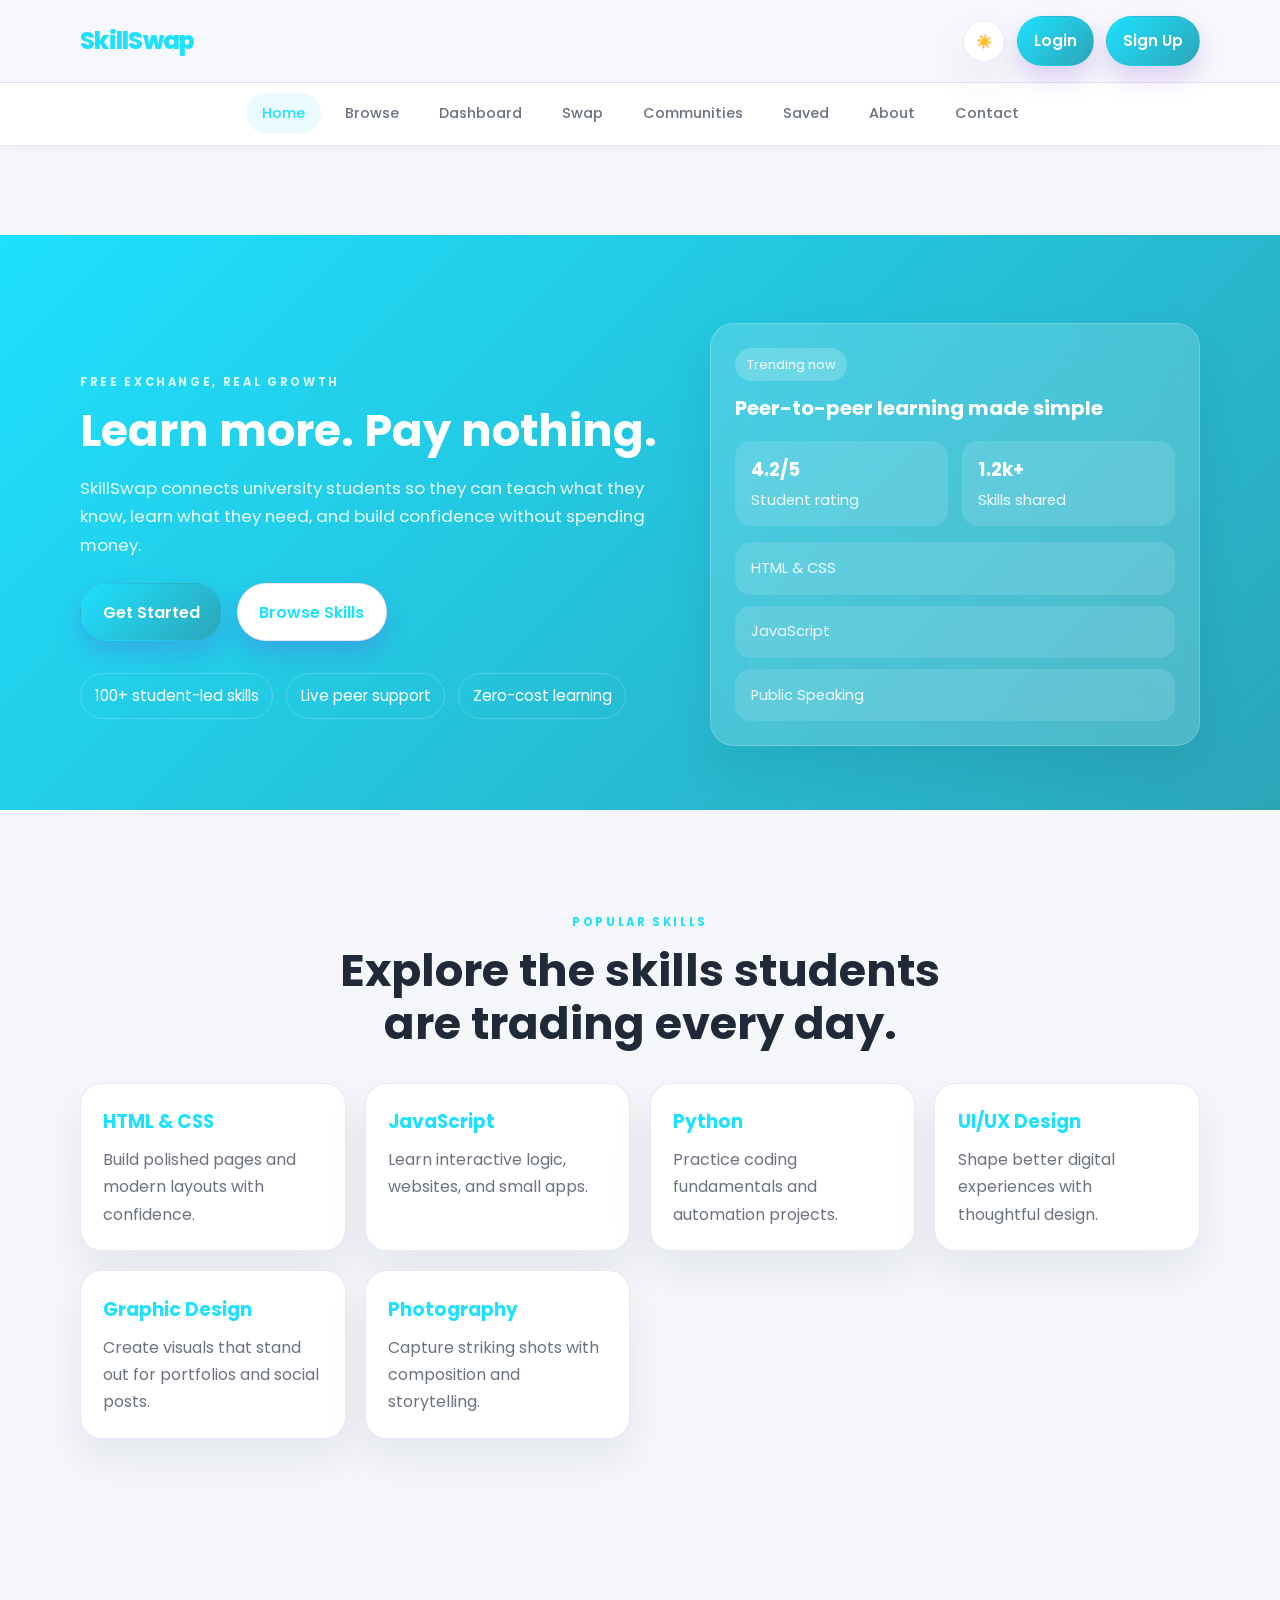
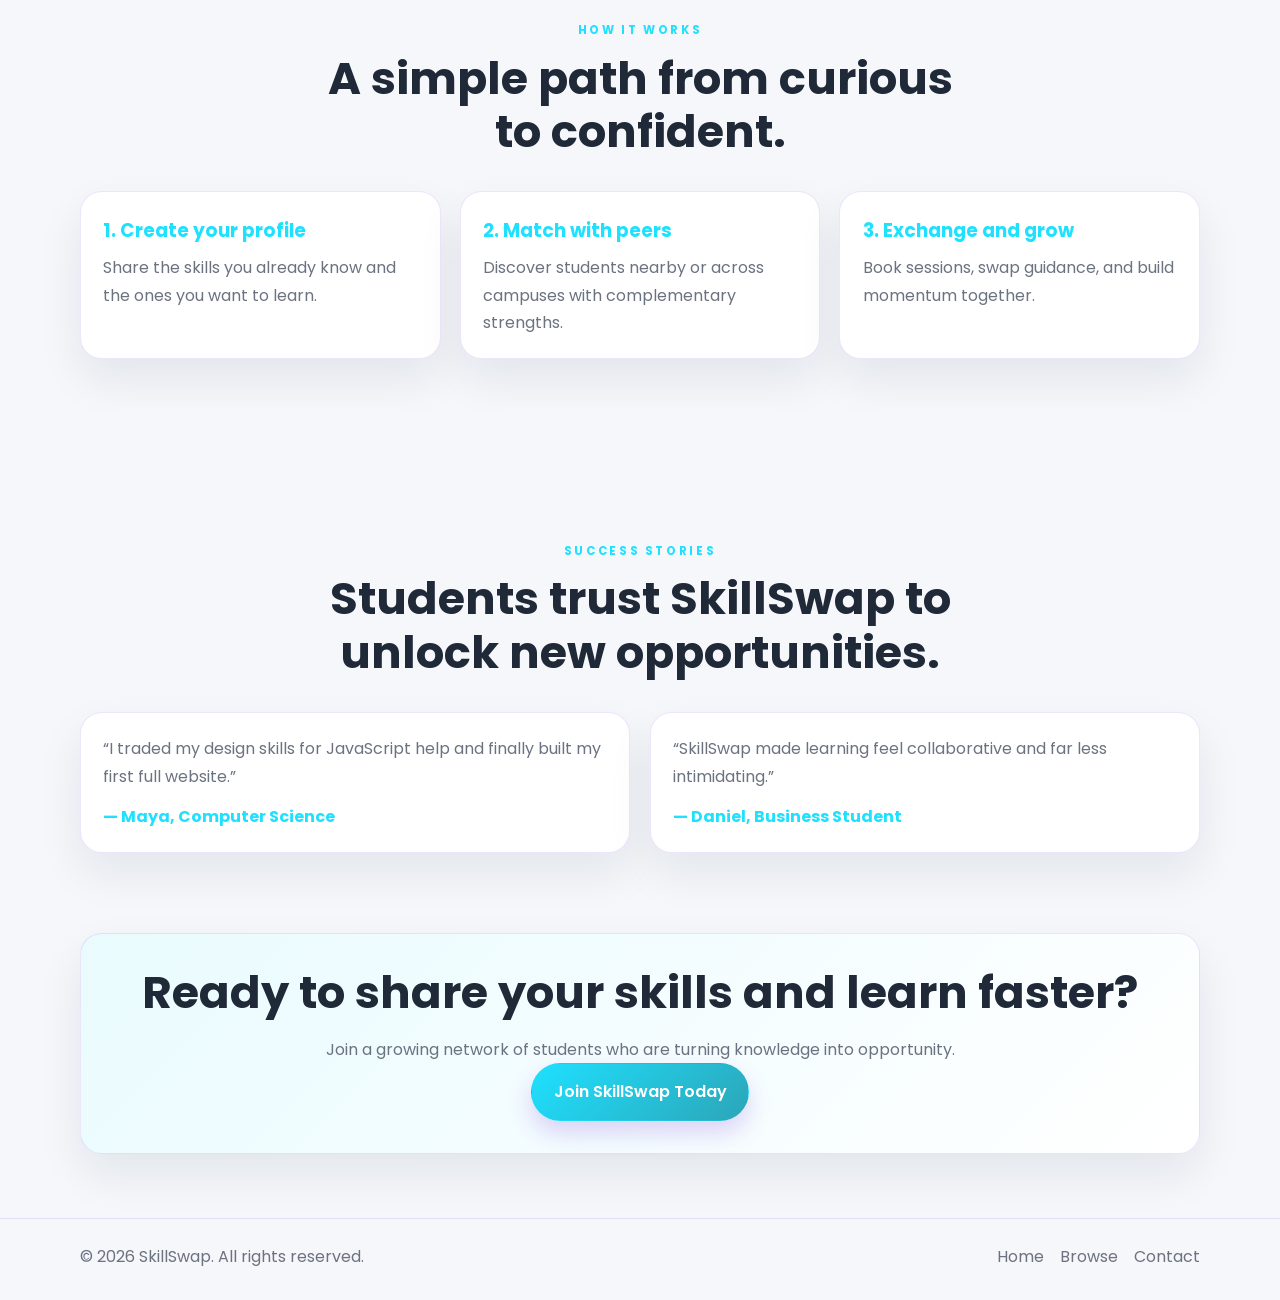
<file: index.html>
<!DOCTYPE html>
<html lang="en">
  <head>
    <meta charset="UTF-8" />
    <meta name="viewport" content="width=device-width, initial-scale=1.0" />
    <title>SkillSwap | Learn by Sharing</title>
    <meta name="description" content="SkillSwap helps university students exchange skills for free and grow together." />
    <link rel="preconnect" href="https://fonts.googleapis.com" />
    <link rel="preconnect" href="https://fonts.gstatic.com" crossorigin />
    <link href="https://fonts.googleapis.com/css2?family=Poppins:wght@300;400;500;600;700;800&display=swap" rel="stylesheet" />
    <link rel="stylesheet" href="css/style.css" />
  </head>
  <body>
    <header class="site-header">
      <nav class="navbar container">
        <a href="index.html" class="logo">SkillSwap</a>
        <div class="nav-actions">
          <button class="theme-toggle" type="button" aria-label="Toggle color theme">
            <span class="theme-toggle__icon">☀️</span>
          </button>
          <a href="login.html" class="btn btn-sm" data-auth="login">Login</a>
          <a href="signup.html" class="btn btn-sm" data-auth="signup">Sign Up</a>
        </div>
      </nav>
    </header>

    <main>
      <section class="hero">
        <div class="container hero-grid">
          <div class="hero-copy">
            <p class="eyebrow">Free exchange, real growth</p>
            <h1>Learn more. Pay nothing.</h1>
            <p class="hero-text">
              SkillSwap connects university students so they can teach what they know, learn what they need, and build confidence without spending money.
            </p>
            <div class="hero-actions">
              <a href="browse.html" class="btn">Get Started</a>
              <a href="browse.html" class="btn btn-secondary">Browse Skills</a>
            </div>
            <ul class="hero-highlights">
              <li>100+ student-led skills</li>
              <li>Live peer support</li>
              <li>Zero-cost learning</li>
            </ul>
          </div>

          <div class="hero-card">
            <div class="hero-card__top">
              <span class="chip">Trending now</span>
              <h3>Peer-to-peer learning made simple</h3>
            </div>
            <div class="hero-card__stats">
              <div>
                <strong>4.2/5</strong>
                <span>Student rating</span>
              </div>
              <div>
                <strong>1.2k+</strong>
                <span>Skills shared</span>
              </div>
            </div>
            <div class="hero-card__list">
              <div>HTML & CSS</div>
              <div>JavaScript</div>
              <div>Public Speaking</div>
            </div>
          </div>
        </div>
      </section>

      <section class="section container">
        <div class="section-heading">
          <p class="eyebrow">Popular Skills</p>
          <h2>Explore the skills students are trading every day.</h2>
        </div>

        <div class="skills-grid">
          <article class="skill-card">
            <h3>HTML & CSS</h3>
            <p>Build polished pages and modern layouts with confidence.</p>
          </article>
          <article class="skill-card">
            <h3>JavaScript</h3>
            <p>Learn interactive logic, websites, and small apps.</p>
          </article>
          <article class="skill-card">
            <h3>Python</h3>
            <p>Practice coding fundamentals and automation projects.</p>
          </article>
          <article class="skill-card">
            <h3>UI/UX Design</h3>
            <p>Shape better digital experiences with thoughtful design.</p>
          </article>
          <article class="skill-card">
            <h3>Graphic Design</h3>
            <p>Create visuals that stand out for portfolios and social posts.</p>
          </article>
          <article class="skill-card">
            <h3>Photography</h3>
            <p>Capture striking shots with composition and storytelling.</p>
          </article>
        </div>
      </section>

      <section class="section section-alt">
        <div class="container">
          <div class="section-heading">
            <p class="eyebrow">How it works</p>
            <h2>A simple path from curious to confident.</h2>
          </div>

          <div class="steps-grid">
            <article class="info-card">
              <h3>1. Create your profile</h3>
              <p>Share the skills you already know and the ones you want to learn.</p>
            </article>
            <article class="info-card">
              <h3>2. Match with peers</h3>
              <p>Discover students nearby or across campuses with complementary strengths.</p>
            </article>
            <article class="info-card">
              <h3>3. Exchange and grow</h3>
              <p>Book sessions, swap guidance, and build momentum together.</p>
            </article>
          </div>
        </div>
      </section>

      <section class="section container">
        <div class="section-heading">
          <p class="eyebrow">Success stories</p>
          <h2>Students trust SkillSwap to unlock new opportunities.</h2>
        </div>

        <div class="testimonial-grid">
          <article class="testimonial-card">
            <p>“I traded my design skills for JavaScript help and finally built my first full website.”</p>
            <strong>— Maya, Computer Science</strong>
          </article>
          <article class="testimonial-card">
            <p>“SkillSwap made learning feel collaborative and far less intimidating.”</p>
            <strong>— Daniel, Business Student</strong>
          </article>
        </div>
      </section>

      <section class="section cta-section">
        <div class="container cta-box">
          <h2>Ready to share your skills and learn faster?</h2>
          <p>Join a growing network of students who are turning knowledge into opportunity.</p>
          <a href="contact.html" class="btn">Join SkillSwap Today</a>
        </div>
      </section>
    </main>

    <footer class="site-footer">
      <div class="container footer-content">
        <p>© 2026 SkillSwap. All rights reserved.</p>
        <div class="footer-links">
          <a href="index.html">Home</a>
          <a href="browse.html">Browse</a>
          <a href="contact.html">Contact</a>
        </div>
      </div>
    </footer>

    <script src="js/script.js"></script>
  </body>
</html>
</file>
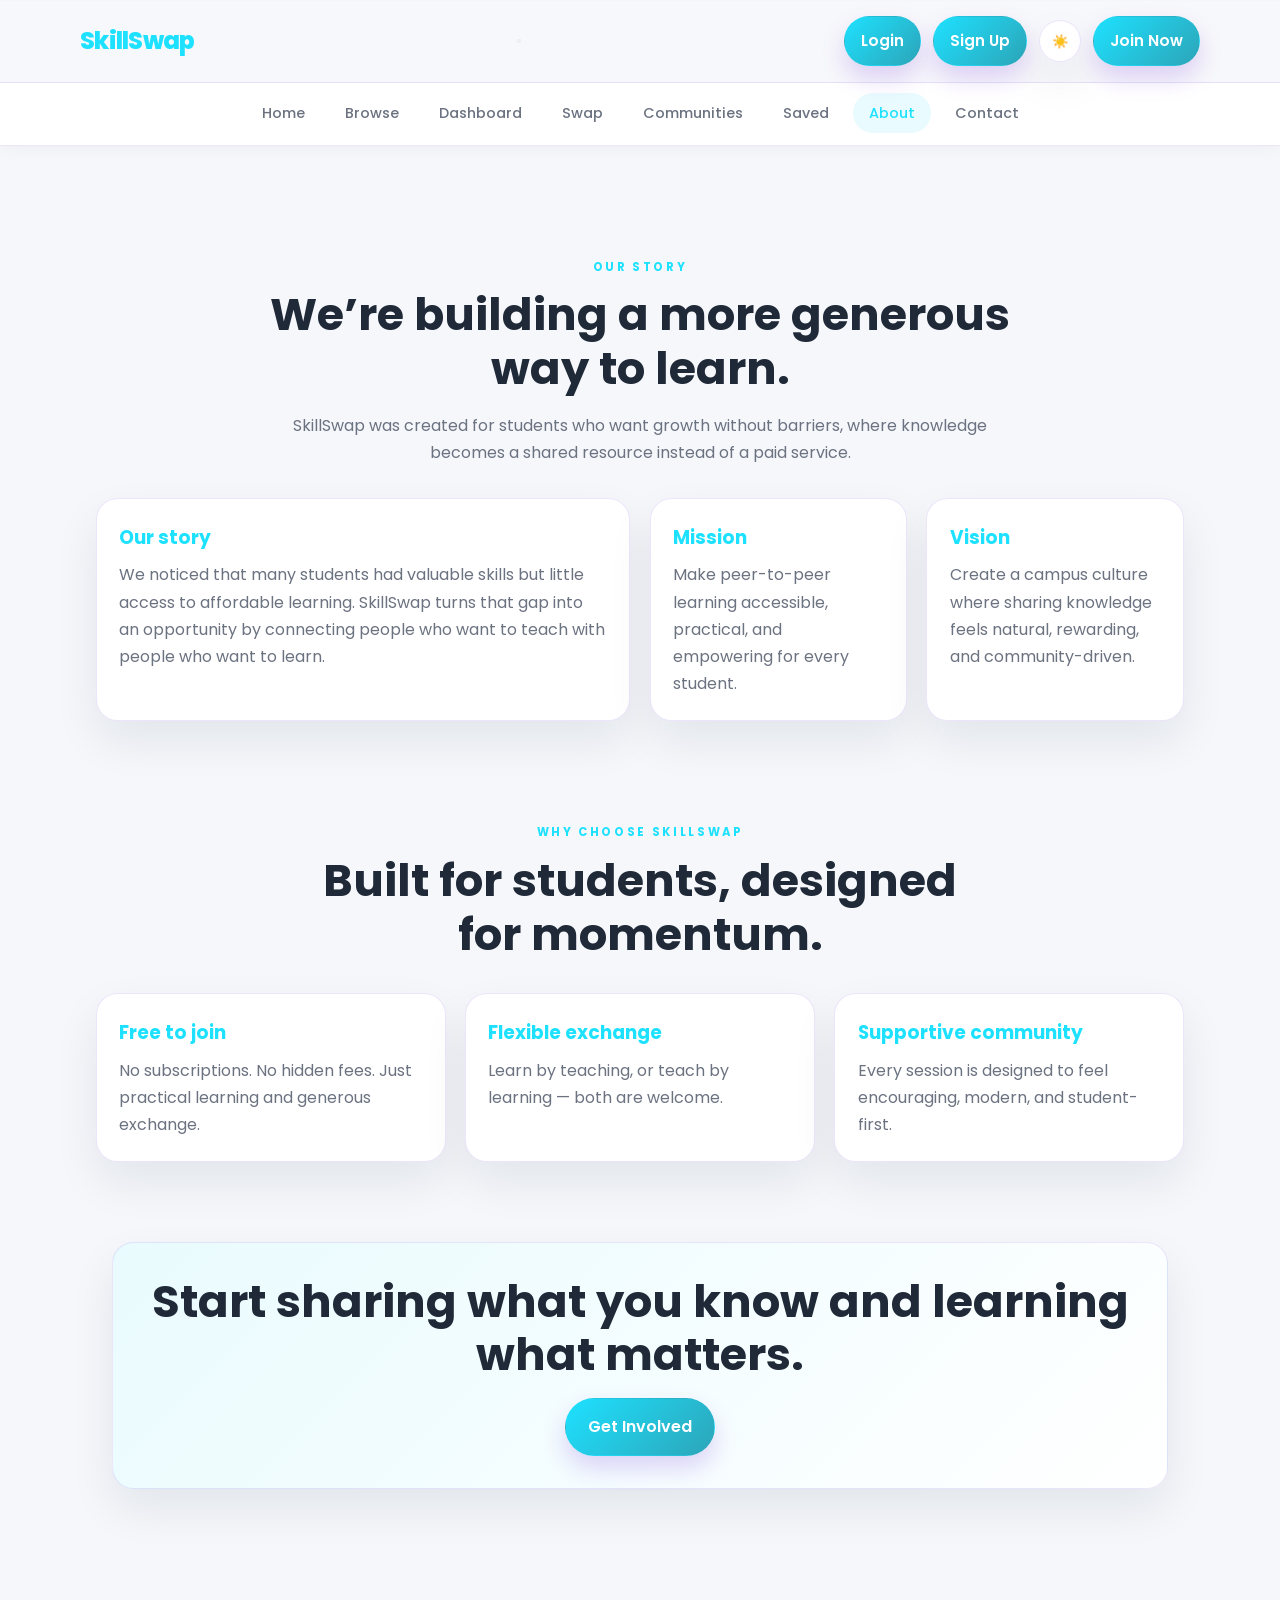
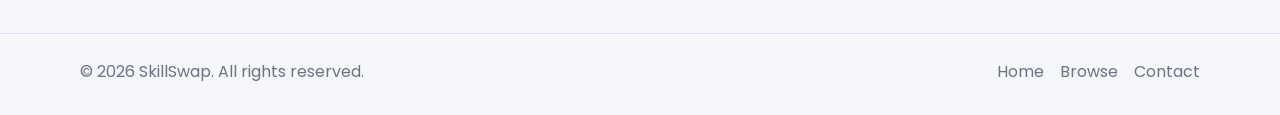
<file: about.html>
<!DOCTYPE html>
<html lang="en">
  <head>
    <meta charset="UTF-8" />
    <meta name="viewport" content="width=device-width, initial-scale=1.0" />
    <title>SkillSwap | About</title>
    <link rel="preconnect" href="https://fonts.googleapis.com" />
    <link rel="preconnect" href="https://fonts.gstatic.com" crossorigin />
    <link
      href="https://fonts.googleapis.com/css2?family=Poppins:wght@300;400;500;600;700;800&display=swap"
      rel="stylesheet"
    />
    <link rel="stylesheet" href="css/style.css" />
  </head>
  <body>
    <header class="site-header">
      <nav class="navbar container">
        <a href="index.html" class="logo">SkillSwap</a>

        <button class="nav-toggle" aria-label="Toggle navigation" aria-expanded="false">
          <span></span>
          <span></span>
          <span></span>
        </button>

        

        <div class="nav-actions">
          <button class="theme-toggle" type="button" aria-label="Toggle color theme">
            <span class="theme-toggle__icon">☀️</span>
          </button>
          <a href="contact.html" class="btn btn-sm">Join Now</a>
        </div>
      </nav>
    </header>

    <main class="container page-shell">
      <section class="page-hero">
        <p class="eyebrow">Our story</p>
        <h1>We’re building a more generous way to learn.</h1>
        <p>
          SkillSwap was created for students who want growth without barriers, where knowledge becomes a shared resource instead of a paid service.
        </p>
      </section>

      <section class="about-grid">
        <article class="info-card wide-card">
          <h3>Our story</h3>
          <p>
            We noticed that many students had valuable skills but little access to affordable learning. SkillSwap turns that gap into an opportunity by connecting people who want to teach with people who want to learn.
          </p>
        </article>
        <article class="info-card">
          <h3>Mission</h3>
          <p>Make peer-to-peer learning accessible, practical, and empowering for every student.</p>
        </article>
        <article class="info-card">
          <h3>Vision</h3>
          <p>Create a campus culture where sharing knowledge feels natural, rewarding, and community-driven.</p>
        </article>
      </section>

      <section class="section section-alt">
        <div class="section-heading">
          <p class="eyebrow">Why choose SkillSwap</p>
          <h2>Built for students, designed for momentum.</h2>
        </div>
        <div class="steps-grid">
          <article class="info-card">
            <h3>Free to join</h3>
            <p>No subscriptions. No hidden fees. Just practical learning and generous exchange.</p>
          </article>
          <article class="info-card">
            <h3>Flexible exchange</h3>
            <p>Learn by teaching, or teach by learning — both are welcome.</p>
          </article>
          <article class="info-card">
            <h3>Supportive community</h3>
            <p>Every session is designed to feel encouraging, modern, and student-first.</p>
          </article>
        </div>
      </section>

      <section class="cta-section">
        <div class="container cta-box">
          <h2>Start sharing what you know and learning what matters.</h2>
          <a href="contact.html" class="btn">Get Involved</a>
        </div>
      </section>
    </main>

    <footer class="site-footer">
      <div class="container footer-content">
        <p>© 2026 SkillSwap. All rights reserved.</p>
        <div class="footer-links">
          <a href="index.html">Home</a>
          <a href="browse.html">Browse</a>
          <a href="contact.html">Contact</a>
        </div>
      </div>
    </footer>

    <script src="js/script.js"></script>
  </body>
</html>
</file>
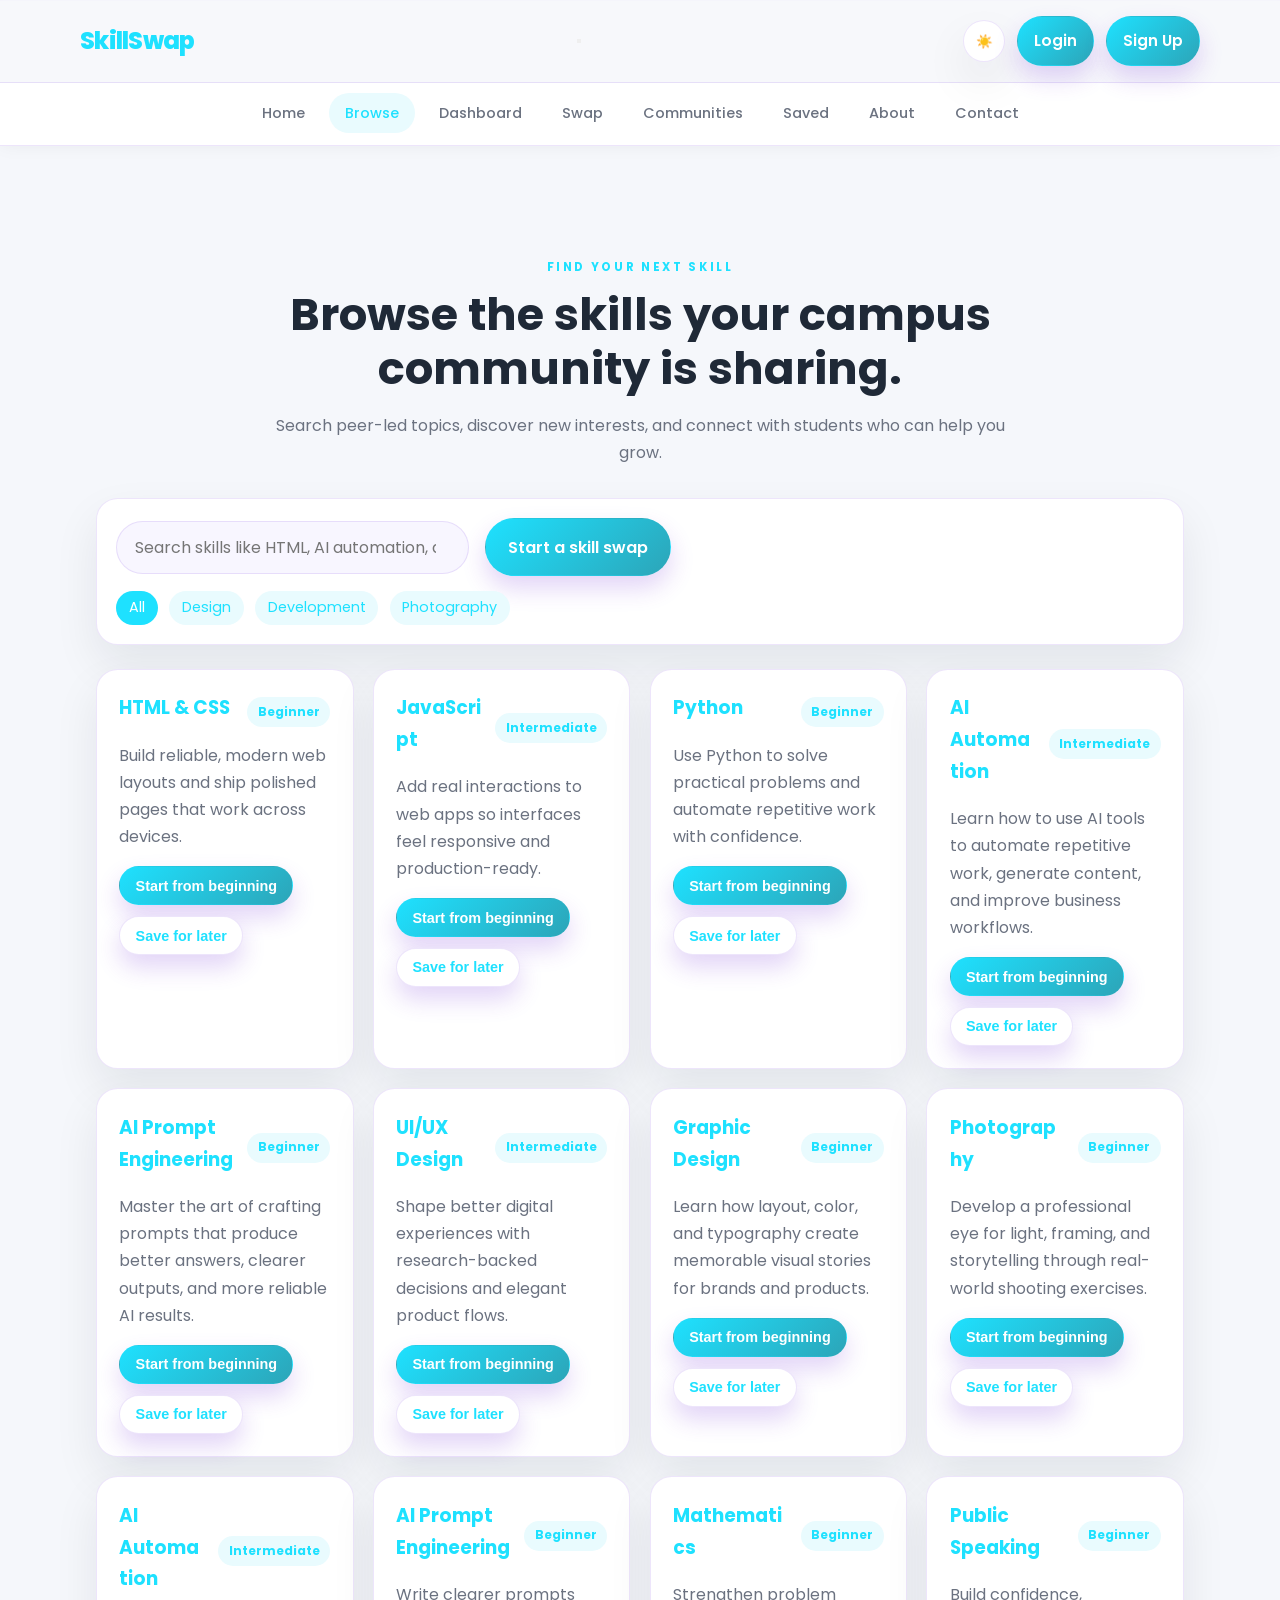
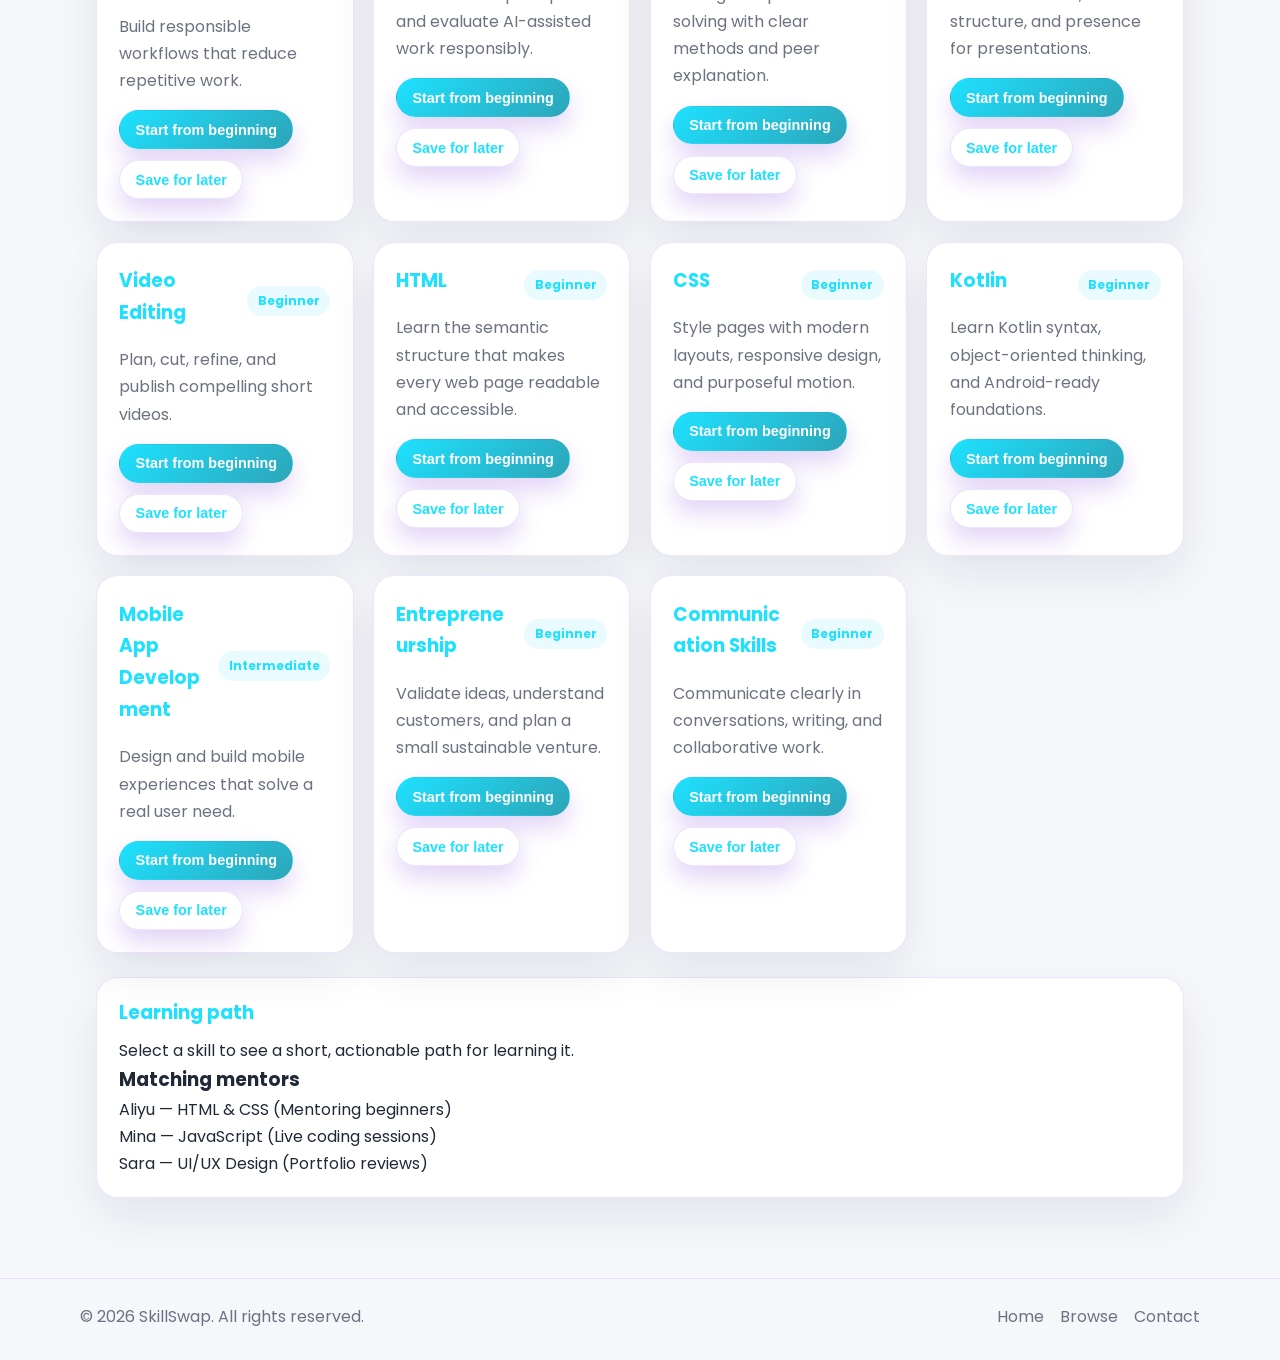
<file: browse.html>
<!DOCTYPE html>
<html lang="en">
  <head>
    <meta charset="UTF-8" />
    <meta name="viewport" content="width=device-width, initial-scale=1.0" />
    <title>SkillSwap | Browse Skills</title>
    <link rel="preconnect" href="https://fonts.googleapis.com" />
    <link rel="preconnect" href="https://fonts.gstatic.com" crossorigin />
    <link
      href="https://fonts.googleapis.com/css2?family=Poppins:wght@300;400;500;600;700;800&display=swap"
      rel="stylesheet"
    />
    <link rel="stylesheet" href="css/style.css" />
  </head>
  <body>
    <header class="site-header">
      <nav class="navbar container">
        <a href="index.html" class="logo">SkillSwap</a>

        <button class="nav-toggle" aria-label="Toggle navigation" aria-expanded="false">
          <span></span>
          <span></span>
          <span></span>
        </button>

        

        <div class="nav-actions">
          <button class="theme-toggle" type="button" aria-label="Toggle color theme">
            <span class="theme-toggle__icon">☀️</span>
          </button>
          <a href="login.html" class="btn btn-sm" data-auth="login">Login</a>
          <a href="signup.html" class="btn btn-sm" data-auth="signup">Sign Up</a>
        </div>
      </nav>
    </header>

    <main class="container page-shell">
      <section class="page-hero">
        <p class="eyebrow">Find your next skill</p>
        <h1>Browse the skills your campus community is sharing.</h1>
        <p>
          Search peer-led topics, discover new interests, and connect with students who can help you grow.
        </p>
      </section>

      <section class="search-panel">
        <div class="search-controls">
          <input type="search" class="skill-search" placeholder="Search skills like HTML, AI automation, design, photography..." />
          <a href="swap.html" class="btn">Start a skill swap</a>
        </div>

        <div class="tag-row" role="list">
          <button class="tag filter-tag active" type="button" data-filter="all">All</button>
          <button class="tag filter-tag" type="button" data-filter="Design">Design</button>
          <button class="tag filter-tag" type="button" data-filter="Development">Development</button>
          <button class="tag filter-tag" type="button" data-filter="Photography">Photography</button>
        </div>
      </section>

      <section class="skills-grid browse-grid" id="skills-grid"></section>

      <section class="learning-panel" aria-live="polite">
        <div class="learning-panel__content">
          <h3>Learning path</h3>
          <p>Select a skill to see a short, actionable path for learning it.</p>
        </div>
        <div class="mentor-panel">
          <h3>Mentor community</h3>
          <p>Find mentors, join study groups, and request support from peers.</p>
        </div>
      </section>
    </main>

    <footer class="site-footer">
      <div class="container footer-content">
        <p>© 2026 SkillSwap. All rights reserved.</p>
        <div class="footer-links">
          <a href="index.html">Home</a>
          <a href="browse.html">Browse</a>
          <a href="contact.html">Contact</a>
        </div>
      </div>
    </footer>

    <script src="js/script.js"></script>
  </body>
</html>
</file>
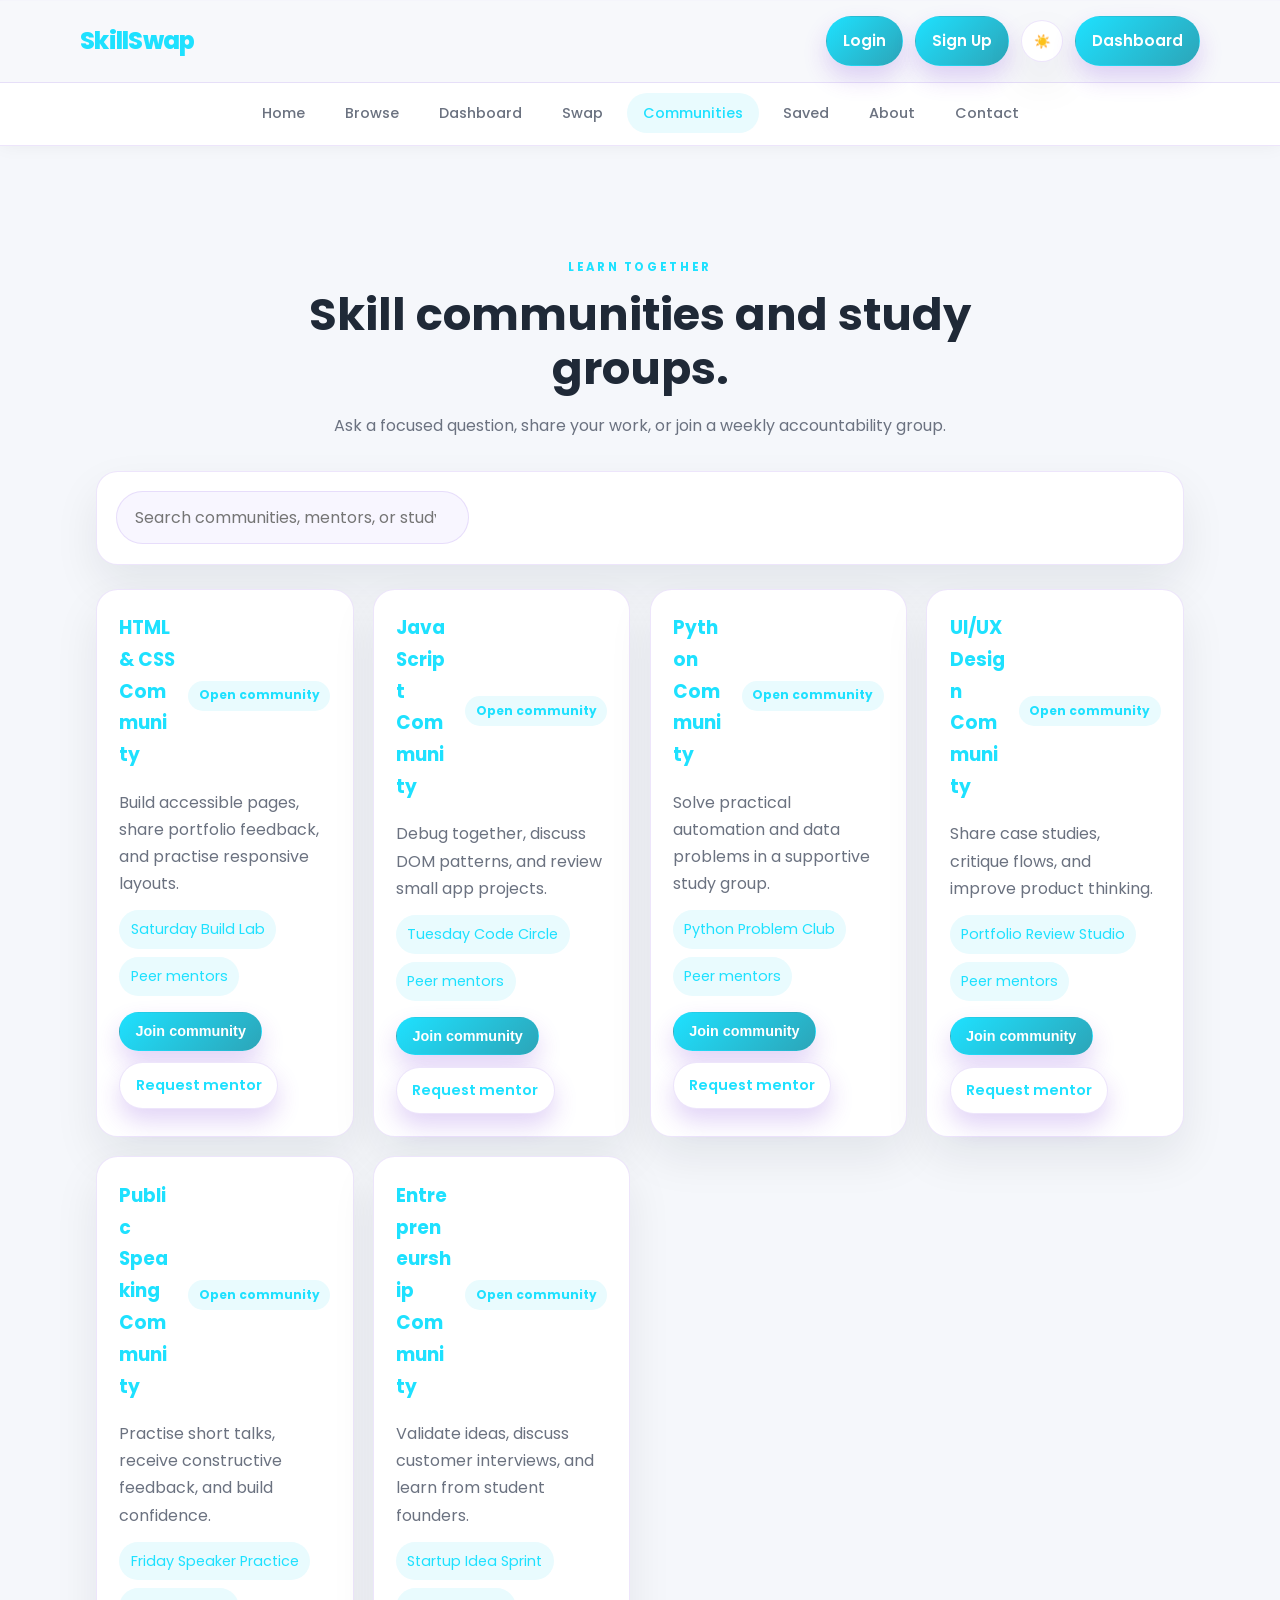
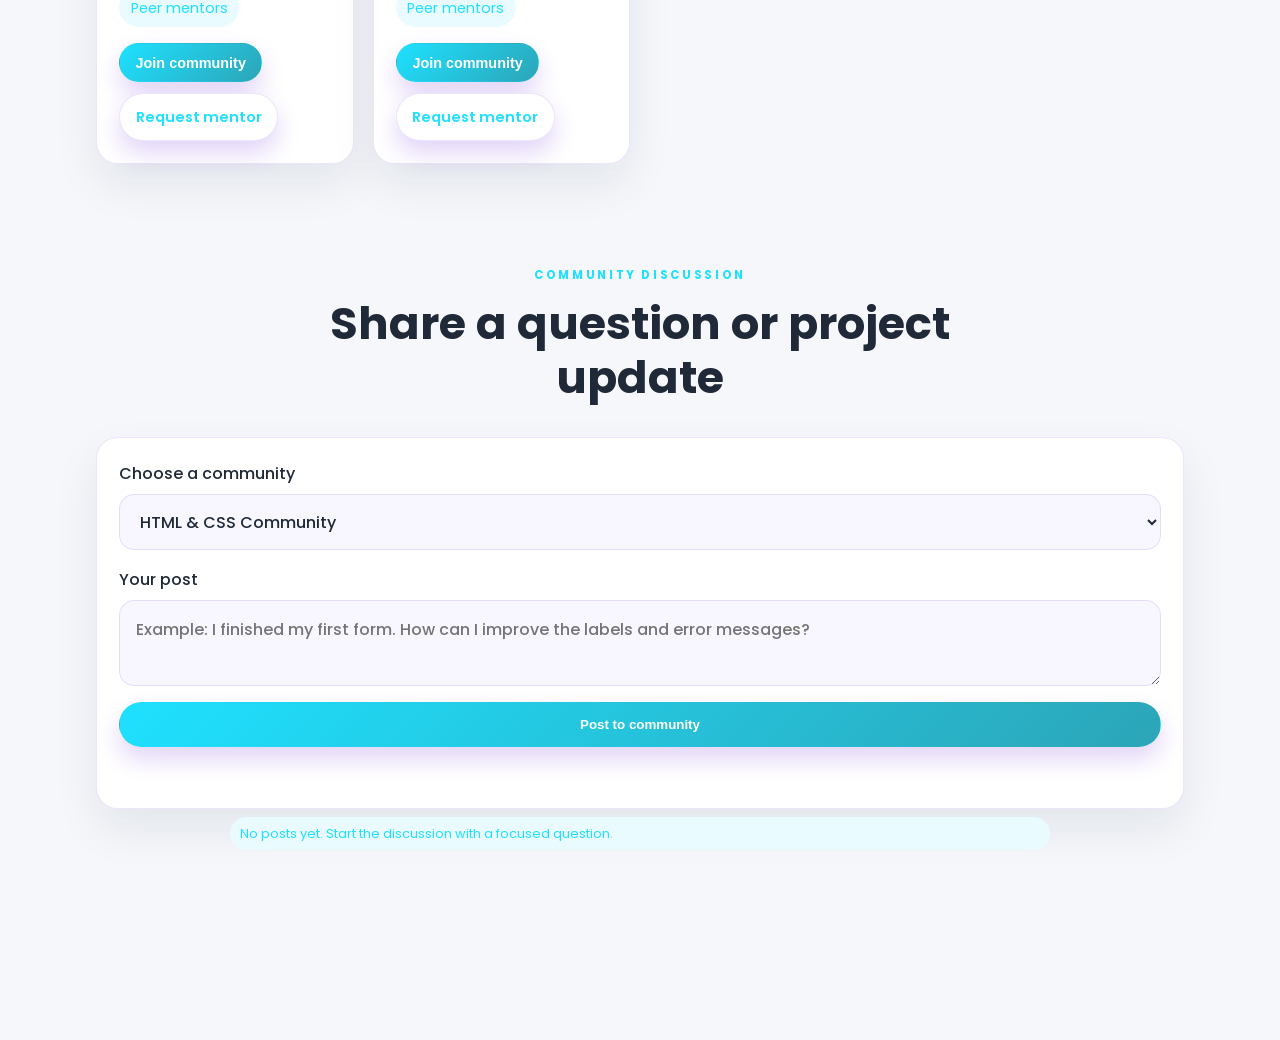
<file: communities.html>
<!DOCTYPE html>
<html lang="en"><head><meta charset="UTF-8" /><meta name="viewport" content="width=device-width, initial-scale=1.0" /><title>SkillSwap | Communities</title><link rel="preconnect" href="https://fonts.googleapis.com" /><link rel="preconnect" href="https://fonts.gstatic.com" crossorigin /><link href="https://fonts.googleapis.com/css2?family=Poppins:wght@300;400;500;600;700;800&display=swap" rel="stylesheet" /><link rel="stylesheet" href="css/style.css" /></head>
<body><header class="site-header"><nav class="navbar container"><a href="index.html" class="logo">SkillSwap</a><div class="nav-actions"><button class="theme-toggle" type="button" aria-label="Toggle color theme"><span class="theme-toggle__icon">☀️</span></button><a href="dashboard.html" class="btn btn-sm">Dashboard</a></div></nav></header>
<main class="container page-shell"><section class="page-hero"><p class="eyebrow">Learn together</p><h1>Skill communities and study groups.</h1><p>Ask a focused question, share your work, or join a weekly accountability group.</p></section><section class="search-panel"><input id="community-search" class="skill-search" type="search" placeholder="Search communities, mentors, or study groups" /></section><section id="community-list" class="skills-grid"></section><section class="section"><div class="section-heading"><p class="eyebrow">Community discussion</p><h2>Share a question or project update</h2></div><form id="discussion-form" class="contact-form"><label>Choose a community<select id="discussion-skill" name="skill"></select></label><label>Your post<textarea name="post" required maxlength="500" placeholder="Example: I finished my first form. How can I improve the labels and error messages?"></textarea></label><button type="submit" class="btn">Post to community</button><p id="discussion-status" class="form-status" aria-live="polite"></p></form><div id="discussion-list" class="swap-request-list"></div></section></main><script src="js/script.js"></script></body></html>
</file>
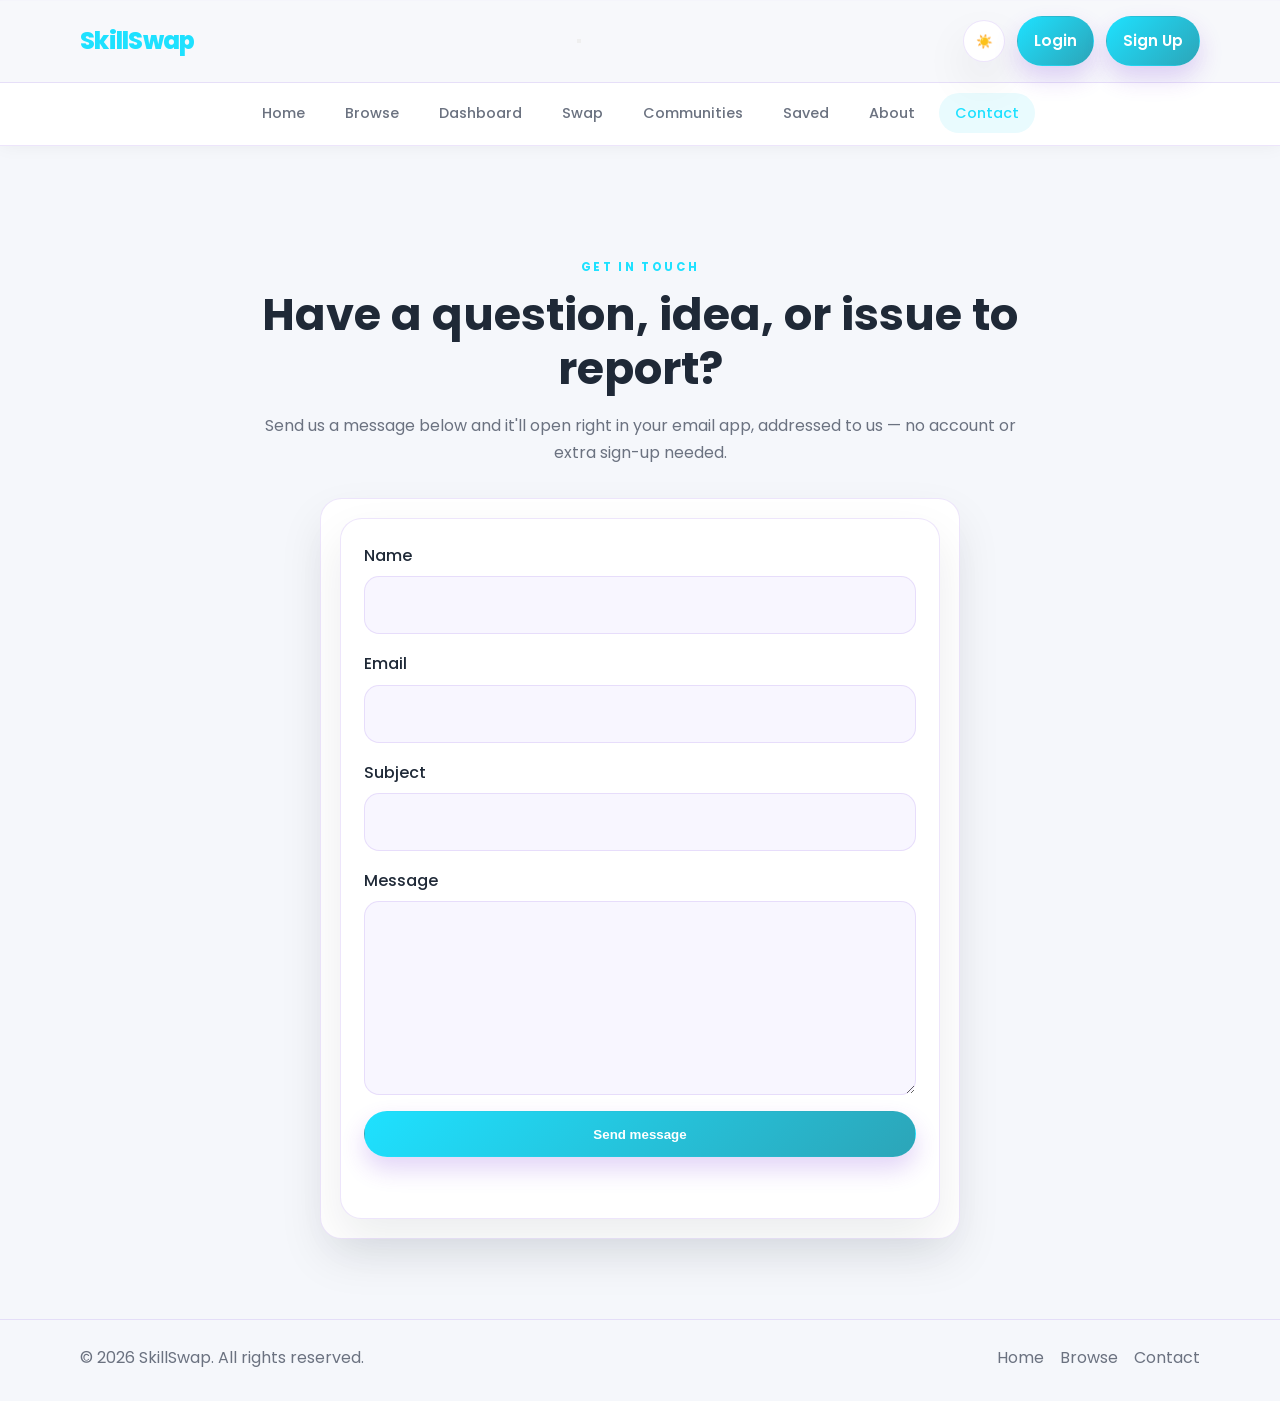
<file: contact.html>
<!DOCTYPE html>
<html lang="en">
  <head>
    <meta charset="UTF-8" />
    <meta name="viewport" content="width=device-width, initial-scale=1.0" />
    <title>SkillSwap | Contact</title>
    <link rel="preconnect" href="https://fonts.googleapis.com" />
    <link rel="preconnect" href="https://fonts.gstatic.com" crossorigin />
    <link
      href="https://fonts.googleapis.com/css2?family=Poppins:wght@300;400;500;600;700;800&display=swap"
      rel="stylesheet"
    />
    <link rel="stylesheet" href="css/style.css" />
  </head>
  <body>
    <header class="site-header">
      <nav class="navbar container">
        <a href="index.html" class="logo">SkillSwap</a>

        <button class="nav-toggle" aria-label="Toggle navigation" aria-expanded="false">
          <span></span>
          <span></span>
          <span></span>
        </button>

        <div class="nav-actions">
          <button class="theme-toggle" type="button" aria-label="Toggle color theme">
            <span class="theme-toggle__icon">☀️</span>
          </button>
          <a href="login.html" class="btn btn-sm" data-auth="login">Login</a>
          <a href="signup.html" class="btn btn-sm" data-auth="signup">Sign Up</a>
        </div>
      </nav>
    </header>

    <main class="container page-shell">
      <section class="page-hero">
        <p class="eyebrow">Get in touch</p>
        <h1>Have a question, idea, or issue to report?</h1>
        <p>
          Send us a message below and it'll open right in your email app, addressed to us — no account or extra
          sign-up needed.
        </p>
      </section>

      <section class="search-panel" style="max-width: 640px; margin: 0 auto;">
        <form class="contact-form">
          <label for="contact-name">Name
            <input type="text" id="contact-name" name="name" required autocomplete="name" />
          </label>

          <label for="contact-email">Email
            <input type="email" id="contact-email" name="email" required autocomplete="email" />
          </label>

          <label for="contact-subject">Subject
            <input type="text" id="contact-subject" name="subject" required />
          </label>

          <label for="contact-message">Message
            <textarea id="contact-message" name="message" rows="6" required></textarea>
          </label>

          <button type="submit" class="btn">Send message</button>
          <p class="form-status" role="status" aria-live="polite"></p>
        </form>
      </section>
    </main>

    <footer class="site-footer">
      <div class="container footer-content">
        <p>© 2026 SkillSwap. All rights reserved.</p>
        <div class="footer-links">
          <a href="index.html">Home</a>
          <a href="browse.html">Browse</a>
          <a href="contact.html">Contact</a>
        </div>
      </div>
    </footer>

    <script src="js/script.js"></script>
  </body>
</html>
</file>
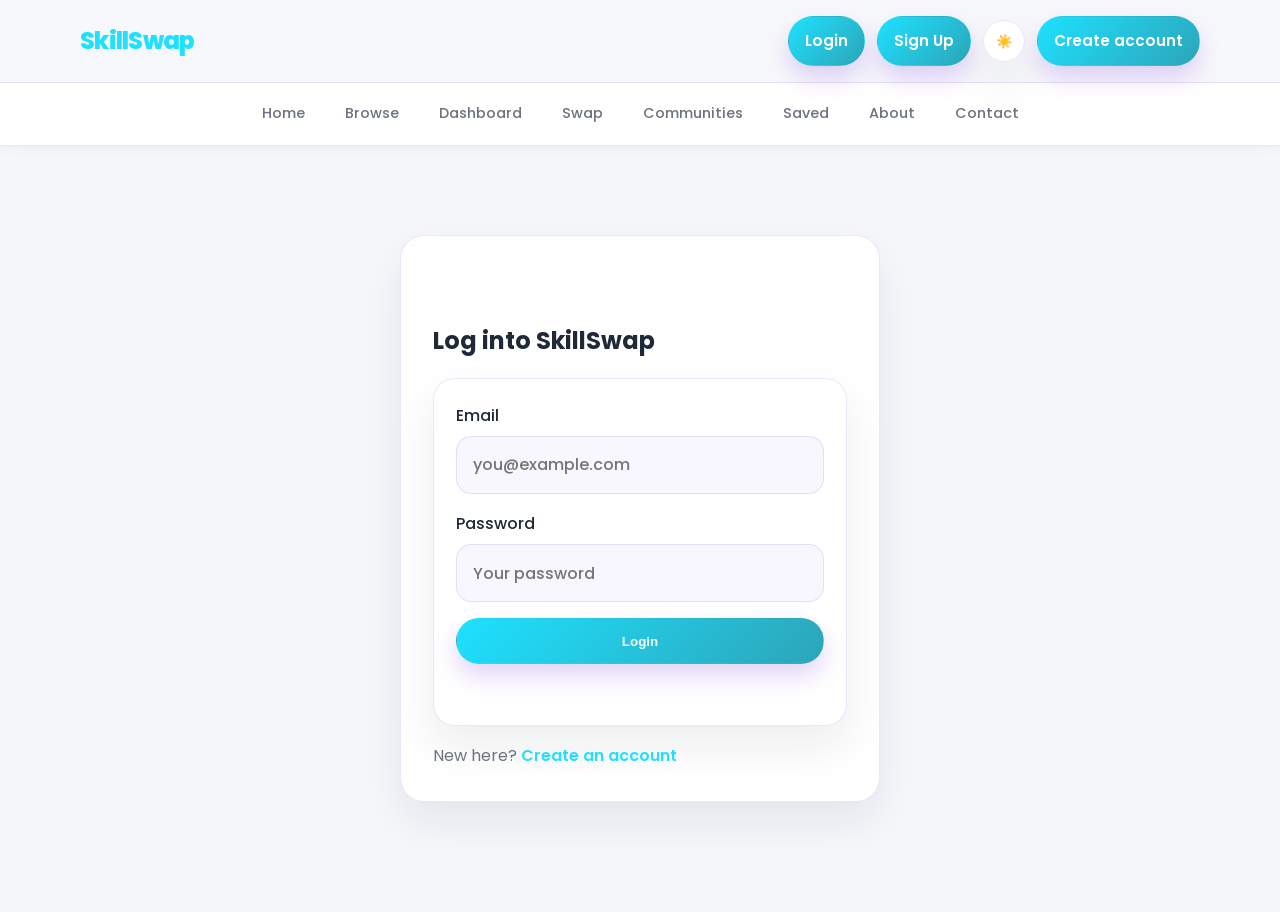
<file: dashboard.html>
<!DOCTYPE html>
<html lang="en">
  <head>
    <meta charset="UTF-8" />
    <meta name="viewport" content="width=device-width, initial-scale=1.0" />
    <title>SkillSwap | Dashboard</title>
    <link rel="preconnect" href="https://fonts.googleapis.com" />
    <link rel="preconnect" href="https://fonts.gstatic.com" crossorigin />
    <link href="https://fonts.googleapis.com/css2?family=Poppins:wght@300;400;500;600;700;800&display=swap" rel="stylesheet" />
    <link rel="stylesheet" href="css/style.css" />
  </head>
  <body>
    <header class="site-header">
      <nav class="navbar container">
        <a href="index.html" class="logo">SkillSwap</a>

        <button class="nav-toggle" aria-label="Toggle navigation" aria-expanded="false">
          <span></span>
          <span></span>
          <span></span>
        </button>

        

        <div class="nav-actions">
          <button class="theme-toggle" type="button" aria-label="Toggle color theme">
            <span class="theme-toggle__icon">☀️</span>
          </button>
          <a href="profile.html" class="btn btn-sm">Profile</a>
        </div>
      </nav>
    </header>

    <main class="container page-shell">
      <section class="page-hero">
        <p class="eyebrow">Your learning hub</p>
        <h1>Welcome back to your personalised dashboard.</h1>
        <p>Track your learning streak, saved skills, and recent activity in one place.</p>
      </section>

      <section class="dashboard-grid">
        <article class="dashboard-card hero-panel">
          <div id="dashboard-profile"></div>
          <div class="dashboard-actions">
            <a href="profile.html" class="btn">Edit profile</a>
            <a href="browse.html" class="btn btn-secondary">Continue learning</a>
            <a href="swap.html" class="btn btn-secondary">Find a swap</a>
            <button class="btn btn-secondary" id="logout-btn" type="button">Logout</button>
          </div>
        </article>

        <article class="dashboard-card">
          <h3>Learning progress</h3>
          <div id="progress-overview"></div>
        </article>

        <article class="dashboard-card">
          <h3>Saved skills</h3>
          <div id="saved-skills-list"></div>
        </article>

        <article class="dashboard-card">
          <h3>Completed lessons</h3>
          <div id="completed-lessons-list"></div>
        </article>

        <article class="dashboard-card">
          <h3>Recently viewed</h3>
          <div id="recent-skills-list"></div>
        </article>

        <article class="dashboard-card">
          <h3>New features unlocked</h3>
          <div id="dashboard-stats"></div>
          <div id="dashboard-recommendations"></div>
        </article>

        <article class="dashboard-card wide-card">
          <h3>Your skill swaps</h3>
          <div id="dashboard-swaps"></div>
        </article>

        <article class="dashboard-card">
          <h3>Communities & study groups</h3>
          <div id="dashboard-communities"></div>
        </article>

        <article class="dashboard-card">
          <h3>Certificates & mentor path</h3>
          <div id="dashboard-certificates"></div>
        </article>
      </section>
    </main>

    <footer class="site-footer">
      <div class="container footer-content">
        <p>© 2026 SkillSwap. All rights reserved.</p>
        <div class="footer-links">
          <a href="index.html">Home</a>
          <a href="browse.html">Browse</a>
          <a href="contact.html">Contact</a>
        </div>
      </div>
    </footer>

    <script src="js/script.js"></script>
  </body>
</html>
</file>
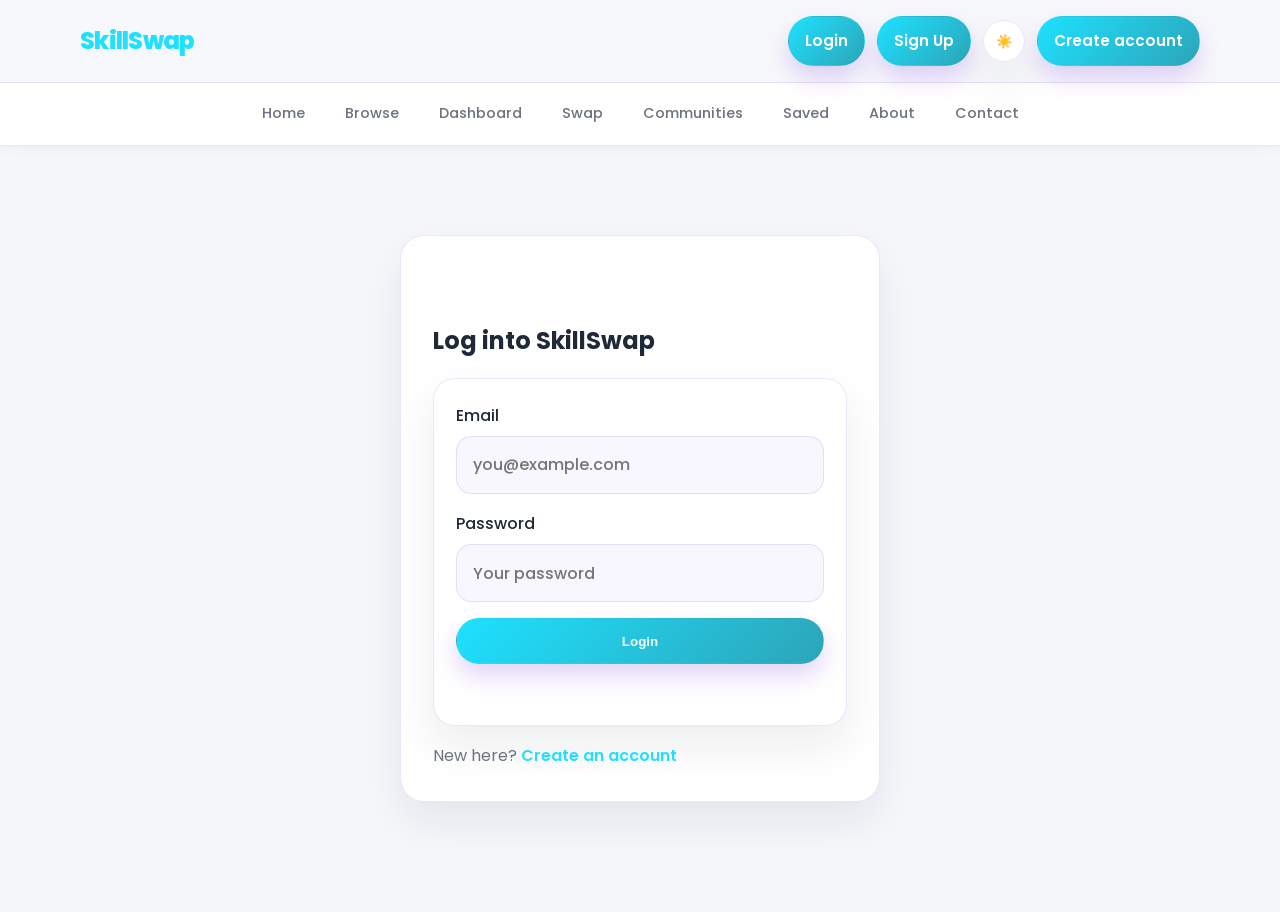
<file: login.html>
<!DOCTYPE html>
<html lang="en">
  <head>
    <meta charset="UTF-8" />
    <meta name="viewport" content="width=device-width, initial-scale=1.0" />
    <title>SkillSwap | Login</title>
    <link rel="preconnect" href="https://fonts.googleapis.com" />
    <link rel="preconnect" href="https://fonts.gstatic.com" crossorigin />
    <link href="https://fonts.googleapis.com/css2?family=Poppins:wght@300;400;500;600;700;800&display=swap" rel="stylesheet" />
    <link rel="stylesheet" href="css/style.css" />
  </head>
  <body>
    <header class="site-header">
      <nav class="navbar container">
        <a href="index.html" class="logo">SkillSwap</a>
        <div class="nav-actions">
          <button class="theme-toggle" type="button" aria-label="Toggle color theme">
            <span class="theme-toggle__icon">☀️</span>
          </button>
          <a href="signup.html" class="btn btn-sm">Create account</a>
        </div>
      </nav>
    </header>

    <main class="container page-shell auth-shell">
      <section class="auth-card">
        <p class="eyebrow">Welcome back</p>
        <h1>Log into SkillSwap</h1>
        <form class="contact-form auth-form" id="login-form">
          <label>
            Email
            <input type="email" name="email" placeholder="you@example.com" required />
          </label>
          <label>
            Password
            <input type="password" name="password" placeholder="Your password" required />
          </label>
          <button class="btn" type="submit">Login</button>
          <p class="form-status" id="login-status" role="status" aria-live="polite"></p>
        </form>
        <p class="auth-link">New here? <a href="signup.html">Create an account</a></p>
      </section>
    </main>

    <script src="js/script.js"></script>
  </body>
</html>
</file>
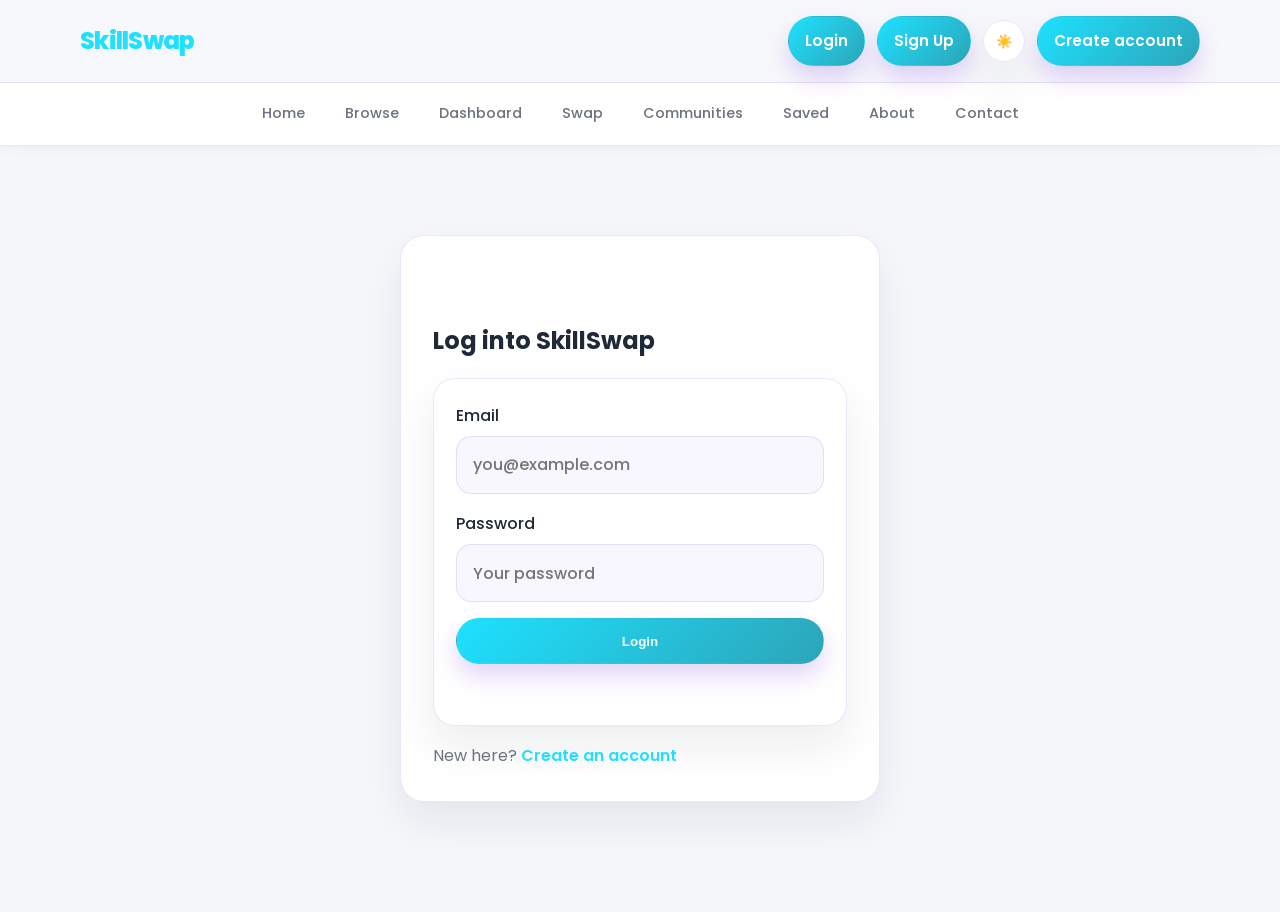
<file: profile.html>
<!DOCTYPE html>
<html lang="en">
  <head>
    <meta charset="UTF-8" />
    <meta name="viewport" content="width=device-width, initial-scale=1.0" />
    <title>SkillSwap | Profile</title>
    <link rel="preconnect" href="https://fonts.googleapis.com" />
    <link rel="preconnect" href="https://fonts.gstatic.com" crossorigin />
    <link href="https://fonts.googleapis.com/css2?family=Poppins:wght@300;400;500;600;700;800&display=swap" rel="stylesheet" />
    <link rel="stylesheet" href="css/style.css" />
  </head>
  <body>
    <header class="site-header">
      <nav class="navbar container">
        <a href="index.html" class="logo">SkillSwap</a>
        <div class="nav-actions">
          <button class="theme-toggle" type="button" aria-label="Toggle color theme">
            <span class="theme-toggle__icon">☀️</span>
          </button>
          <a href="dashboard.html" class="btn btn-sm">Dashboard</a>
        </div>
      </nav>
    </header>

    <main class="container page-shell">
      <section class="page-hero">
        <p class="eyebrow">Profile settings</p>
        <h1>Keep your learning profile up to date.</h1>
      </section>

      <section class="auth-card profile-card">
        <form class="contact-form" id="profile-form">
          <div class="profile-photo-row">
            <img id="profile-photo-preview" class="profile-photo" alt="Your profile preview" />
            <label>Profile picture<input type="file" id="profile-photo-input" accept="image/png,image/jpeg,image/webp" /></label>
          </div>
          <label>
            Full name
            <input type="text" name="name" required />
          </label>
          <label>
            Email
            <input type="email" name="email" required />
          </label>
          <label>
            Bio
            <textarea name="bio" rows="4"></textarea>
          </label>
          <label>
            I want to learn
            <input type="text" name="learnGoals" placeholder="e.g. JavaScript, photography" />
          </label>
          <label>
            I can teach
            <input type="text" name="teachGoals" placeholder="e.g. HTML, public speaking" />
          </label>
          <button class="btn" type="submit">Save profile</button>
          <p class="form-status" id="profile-status" role="status" aria-live="polite"></p>
        </form>
        <button class="btn btn-secondary" id="logout-btn" type="button">Logout</button>
      </section>
    </main>

    <script src="js/script.js"></script>
  </body>
</html>
</file>
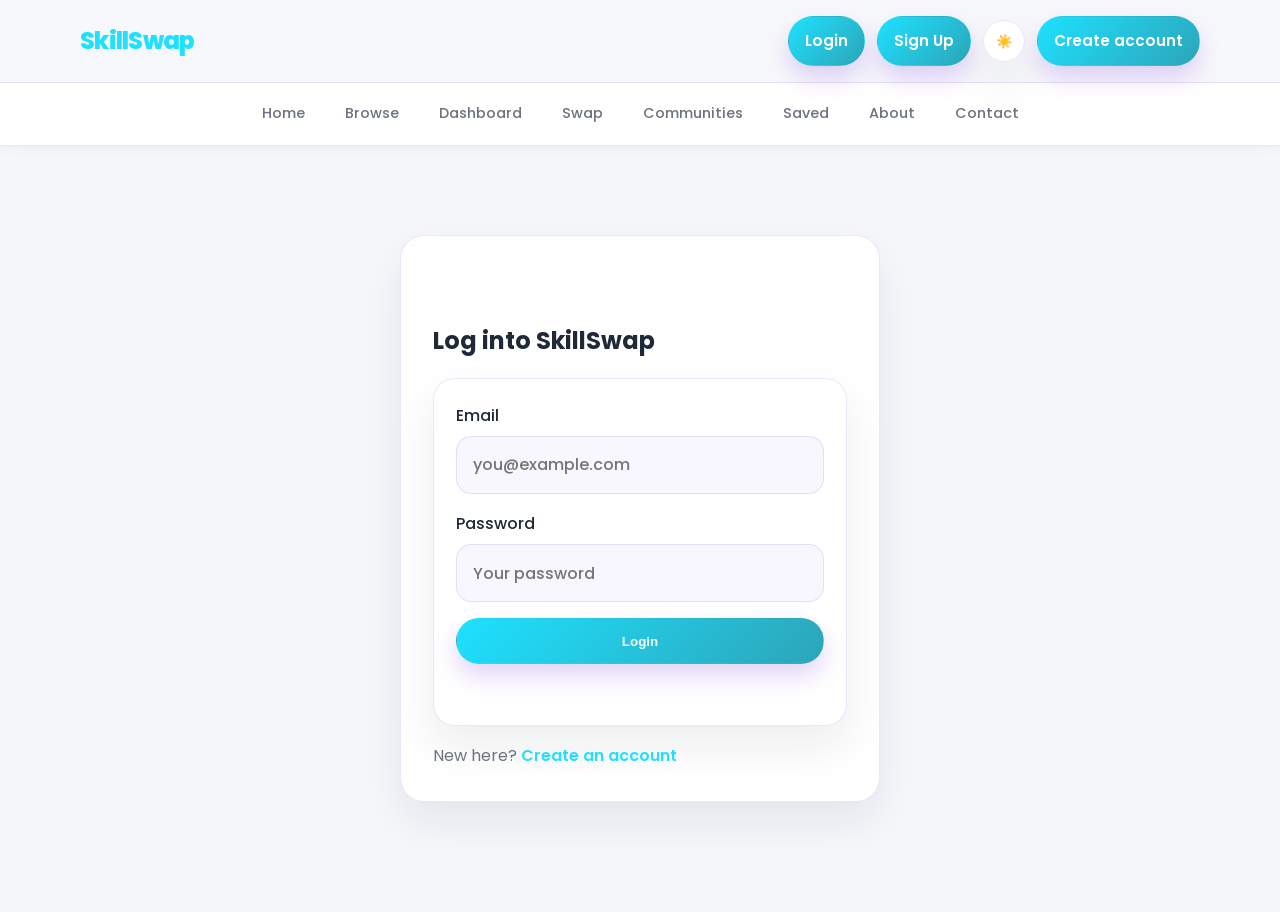
<file: saved-skills.html>
<!DOCTYPE html>
<html lang="en">
  <head>
    <meta charset="UTF-8" />
    <meta name="viewport" content="width=device-width, initial-scale=1.0" />
    <title>SkillSwap | Saved Skills</title>
    <link rel="preconnect" href="https://fonts.googleapis.com" />
    <link rel="preconnect" href="https://fonts.gstatic.com" crossorigin />
    <link href="https://fonts.googleapis.com/css2?family=Poppins:wght@300;400;500;600;700;800&display=swap" rel="stylesheet" />
    <link rel="stylesheet" href="css/style.css" />
  </head>
  <body>
    <header class="site-header">
      <nav class="navbar container">
        <a href="index.html" class="logo">SkillSwap</a>
        <div class="nav-actions">
          <button class="theme-toggle" type="button" aria-label="Toggle color theme">
            <span class="theme-toggle__icon">☀️</span>
          </button>
          <a href="dashboard.html" class="btn btn-sm">Dashboard</a>
        </div>
      </nav>
    </header>

    <main class="container page-shell">
      <section class="page-hero">
        <p class="eyebrow">Saved skills</p>
        <h1>Pick up where you left off.</h1>
      </section>

      <section id="saved-skill-list" class="skills-grid"></section>
    </main>

    <footer class="site-footer">
      <div class="container footer-content">
        <p>© 2026 SkillSwap. All rights reserved.</p>
      </div>
    </footer>

    <script src="js/script.js"></script>
  </body>
</html>
</file>
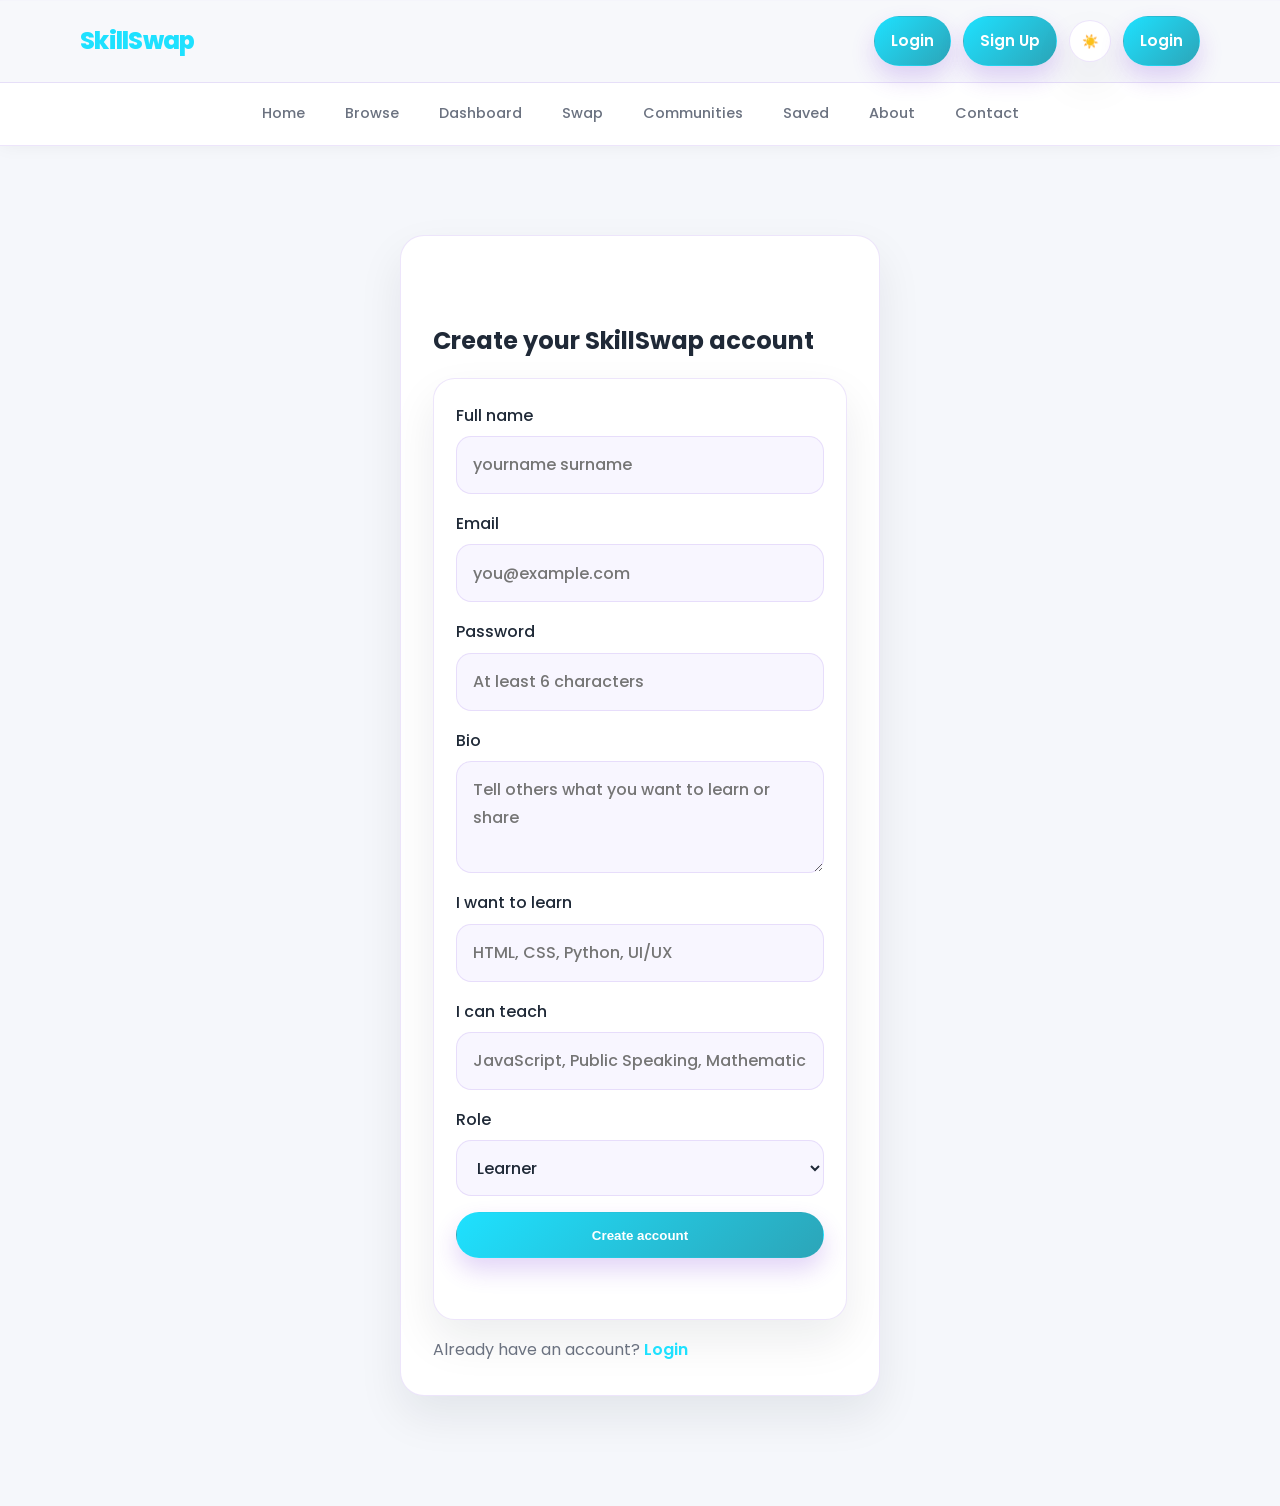
<file: signup.html>
<!DOCTYPE html>
<html lang="en">
  <head>
    <meta charset="UTF-8" />
    <meta name="viewport" content="width=device-width, initial-scale=1.0" />
    <title>SkillSwap | Sign Up</title>
    <link rel="preconnect" href="https://fonts.googleapis.com" />
    <link rel="preconnect" href="https://fonts.gstatic.com" crossorigin />
    <link href="https://fonts.googleapis.com/css2?family=Poppins:wght@300;400;500;600;700;800&display=swap" rel="stylesheet" />
    <link rel="stylesheet" href="css/style.css" />
  </head>
  <body>
    <header class="site-header">
      <nav class="navbar container">
        <a href="index.html" class="logo">SkillSwap</a>
        <div class="nav-actions">
          <button class="theme-toggle" type="button" aria-label="Toggle color theme">
            <span class="theme-toggle__icon">☀️</span>
          </button>
          <a href="login.html" class="btn btn-sm">Login</a>
        </div>
      </nav>
    </header>

    <main class="container page-shell auth-shell">
      <section class="auth-card">
        <p class="eyebrow">Join the community</p>
        <h1>Create your SkillSwap account</h1>
        <form class="contact-form auth-form" id="signup-form">
          <label>
            Full name
            <input type="text" name="name" placeholder="yourname surname" required />
          </label>
          <label>
            Email
            <input type="email" name="email" placeholder="you@example.com" required />
          </label>
          <label>
            Password
            <input type="password" name="password" placeholder="At least 6 characters" required />
          </label>
          <label>
            Bio
            <textarea name="bio" rows="3" placeholder="Tell others what you want to learn or share"></textarea>
          </label>
          <label>
            I want to learn
            <input type="text" name="learnGoals" placeholder="HTML, CSS, Python, UI/UX" />
          </label>
          <label>
            I can teach
            <input type="text" name="teachGoals" placeholder="JavaScript, Public Speaking, Mathematics" />
          </label>
          <label>
            Role
            <select name="role">
              <option value="Learner">Learner</option>
              <option value="Teacher">Teacher</option>
              <option value="Both">Both</option>
            </select>
          </label>
          <button class="btn" type="submit">Create account</button>
          <p class="form-status" id="signup-status" role="status" aria-live="polite"></p>
        </form>
        <p class="auth-link">Already have an account? <a href="login.html">Login</a></p>
      </section>
    </main>

    <script src="js/script.js"></script>
  </body>
</html>
</file>
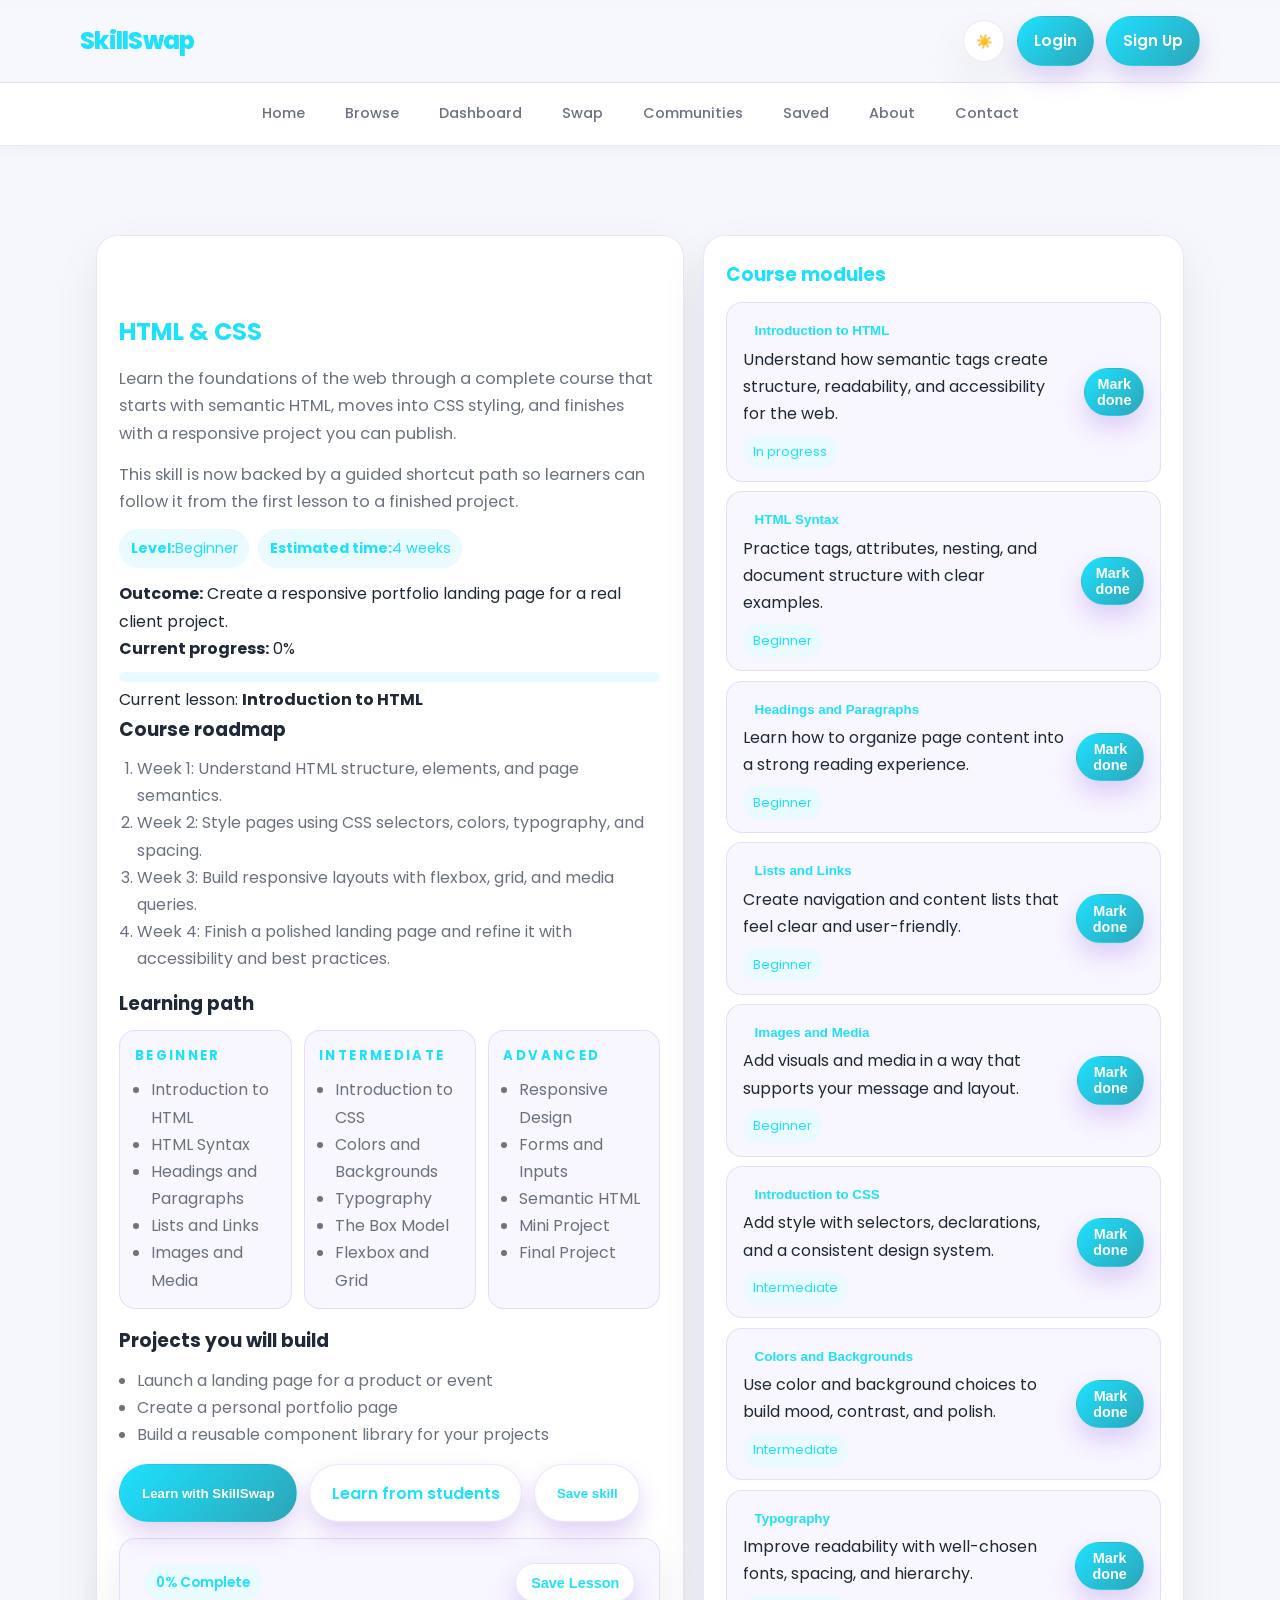
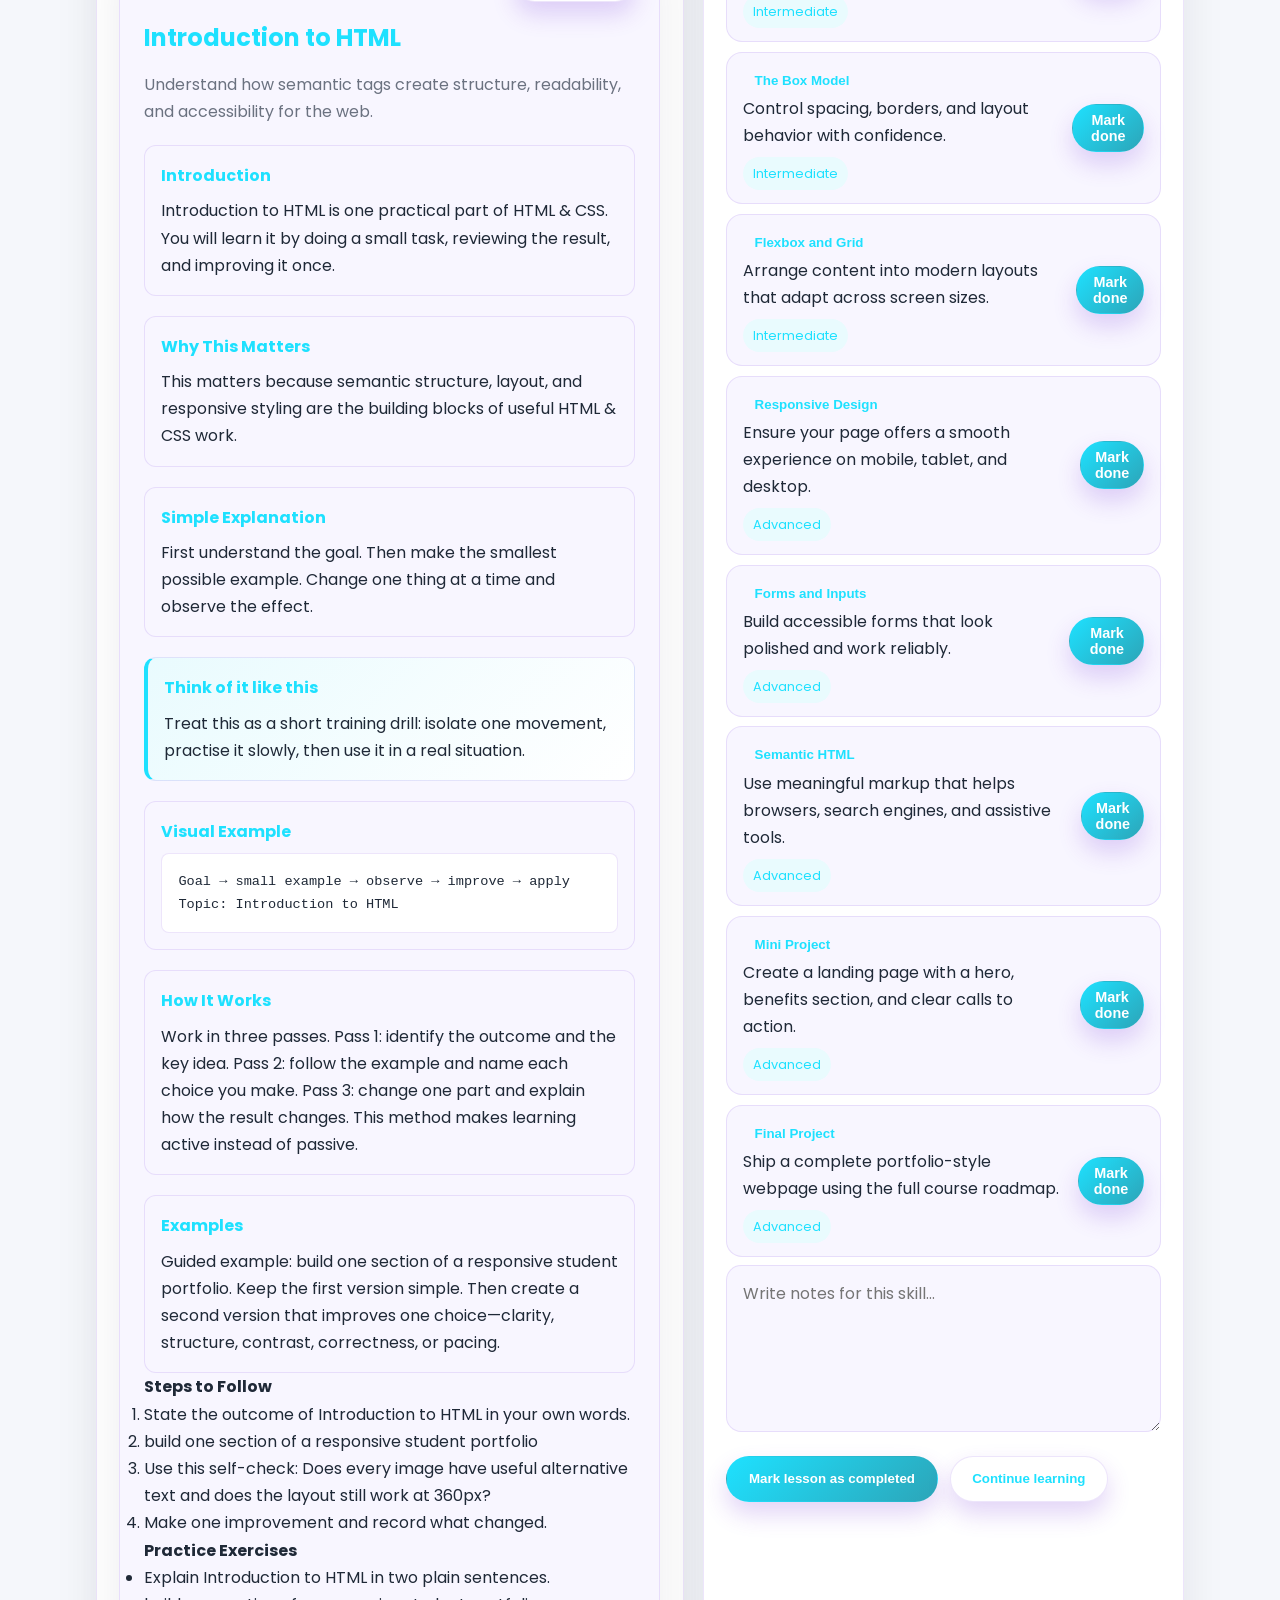
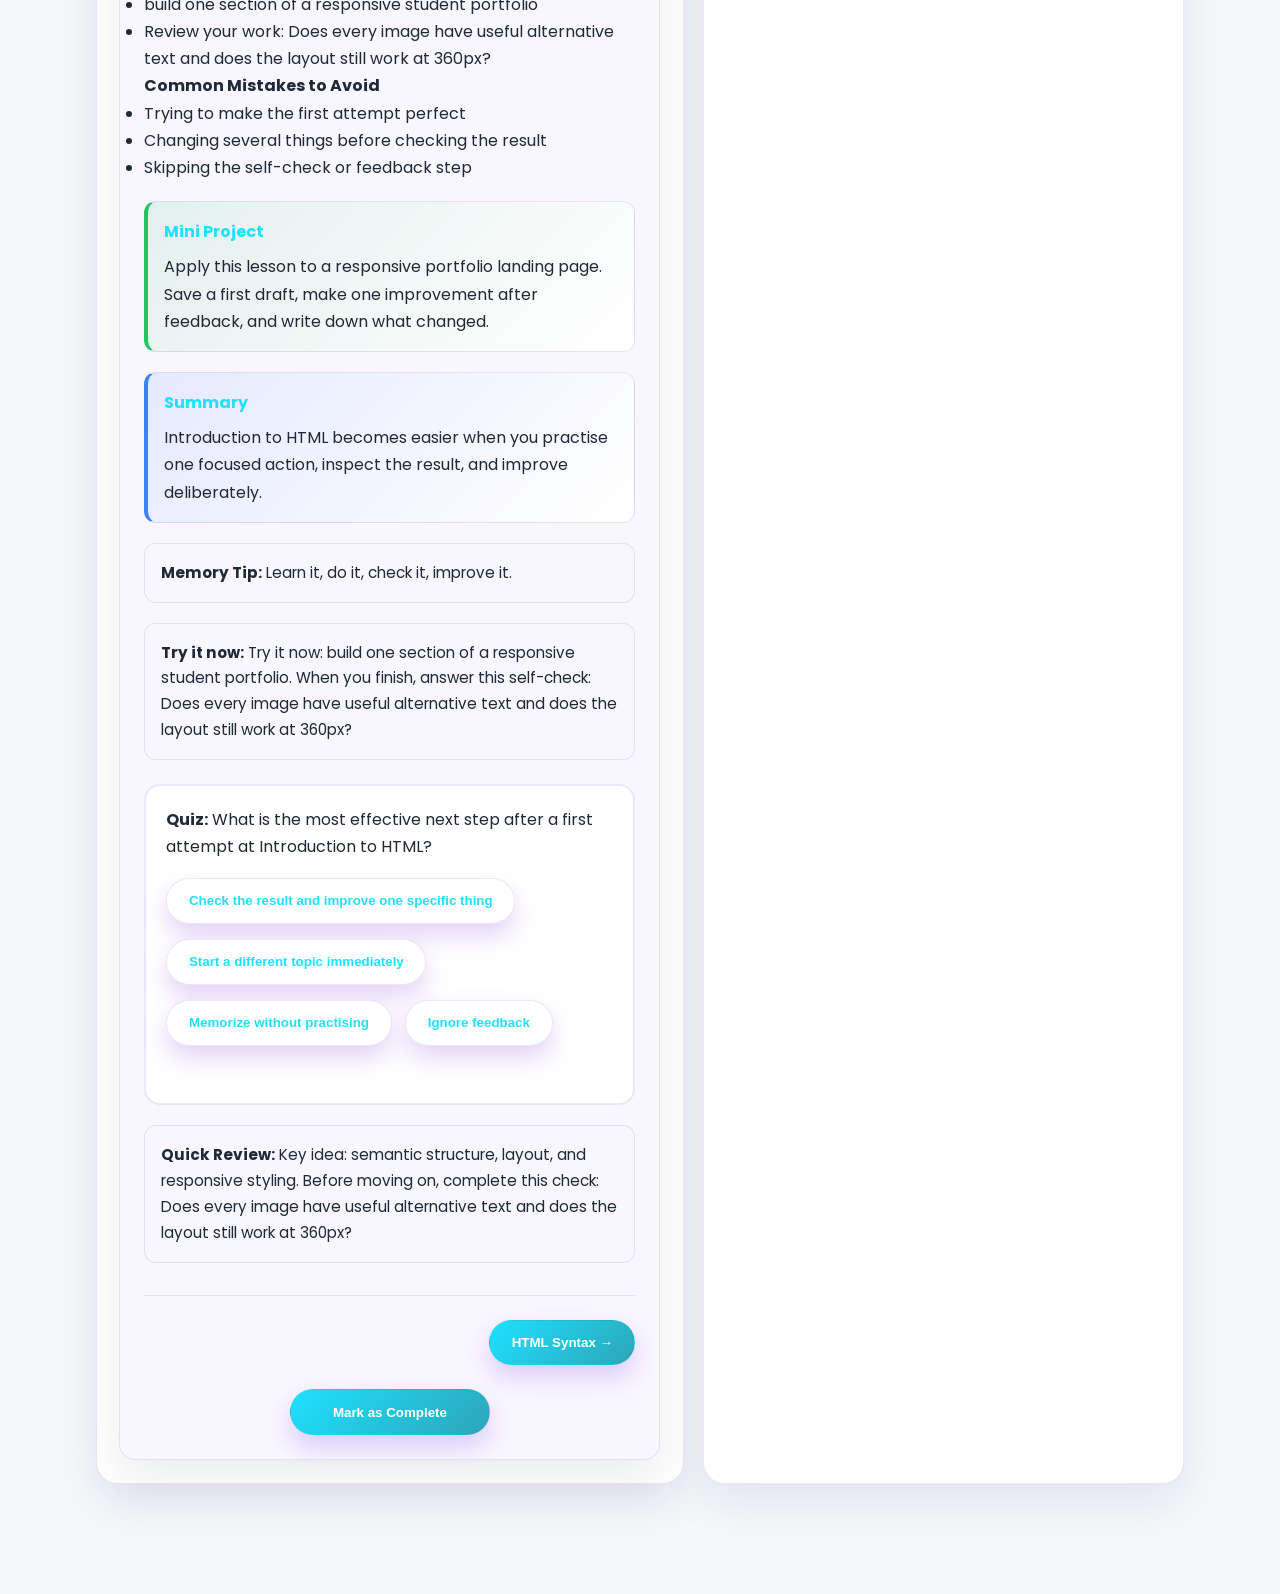
<file: skill.html>
<!DOCTYPE html>
<html lang="en">
  <head>
    <meta charset="UTF-8" />
    <meta name="viewport" content="width=device-width, initial-scale=1.0" />
    <title>SkillSwap | Skill Detail</title>
    <link rel="preconnect" href="https://fonts.googleapis.com" />
    <link rel="preconnect" href="https://fonts.gstatic.com" crossorigin />
    <link href="https://fonts.googleapis.com/css2?family=Poppins:wght@300;400;500;600;700;800&display=swap" rel="stylesheet" />
    <link rel="stylesheet" href="css/style.css" />
  </head>
  <body>
    <header class="site-header">
      <nav class="navbar container">
        <a href="index.html" class="logo">SkillSwap</a>
        <div class="nav-actions">
          <button class="theme-toggle" type="button" aria-label="Toggle color theme">
            <span class="theme-toggle__icon">☀️</span>
          </button>
          <a href="login.html" class="btn btn-sm" data-auth="login">Login</a>
          <a href="signup.html" class="btn btn-sm" data-auth="signup">Sign Up</a>
        </div>
      </nav>
    </header>

    <main class="container page-shell">
      <section class="skill-detail-grid">
        <article class="detail-card" id="skill-detail"></article>
        <article class="lesson-card">
          <h3>Course modules</h3>
          <div id="lesson-list" class="lesson-list"></div>
          <textarea class="notes-box" id="notes-box" rows="5" placeholder="Write notes for this skill..."></textarea>
          <div class="detail-actions">
            <button class="btn" id="complete-lesson" type="button">Mark lesson as completed</button>
            <button class="btn btn-secondary" id="continue-learning" type="button">Continue learning</button>
          </div>
        </article>
      </section>
    </main>

    <script src="js/script.js"></script>
  </body>
</html>
</file>
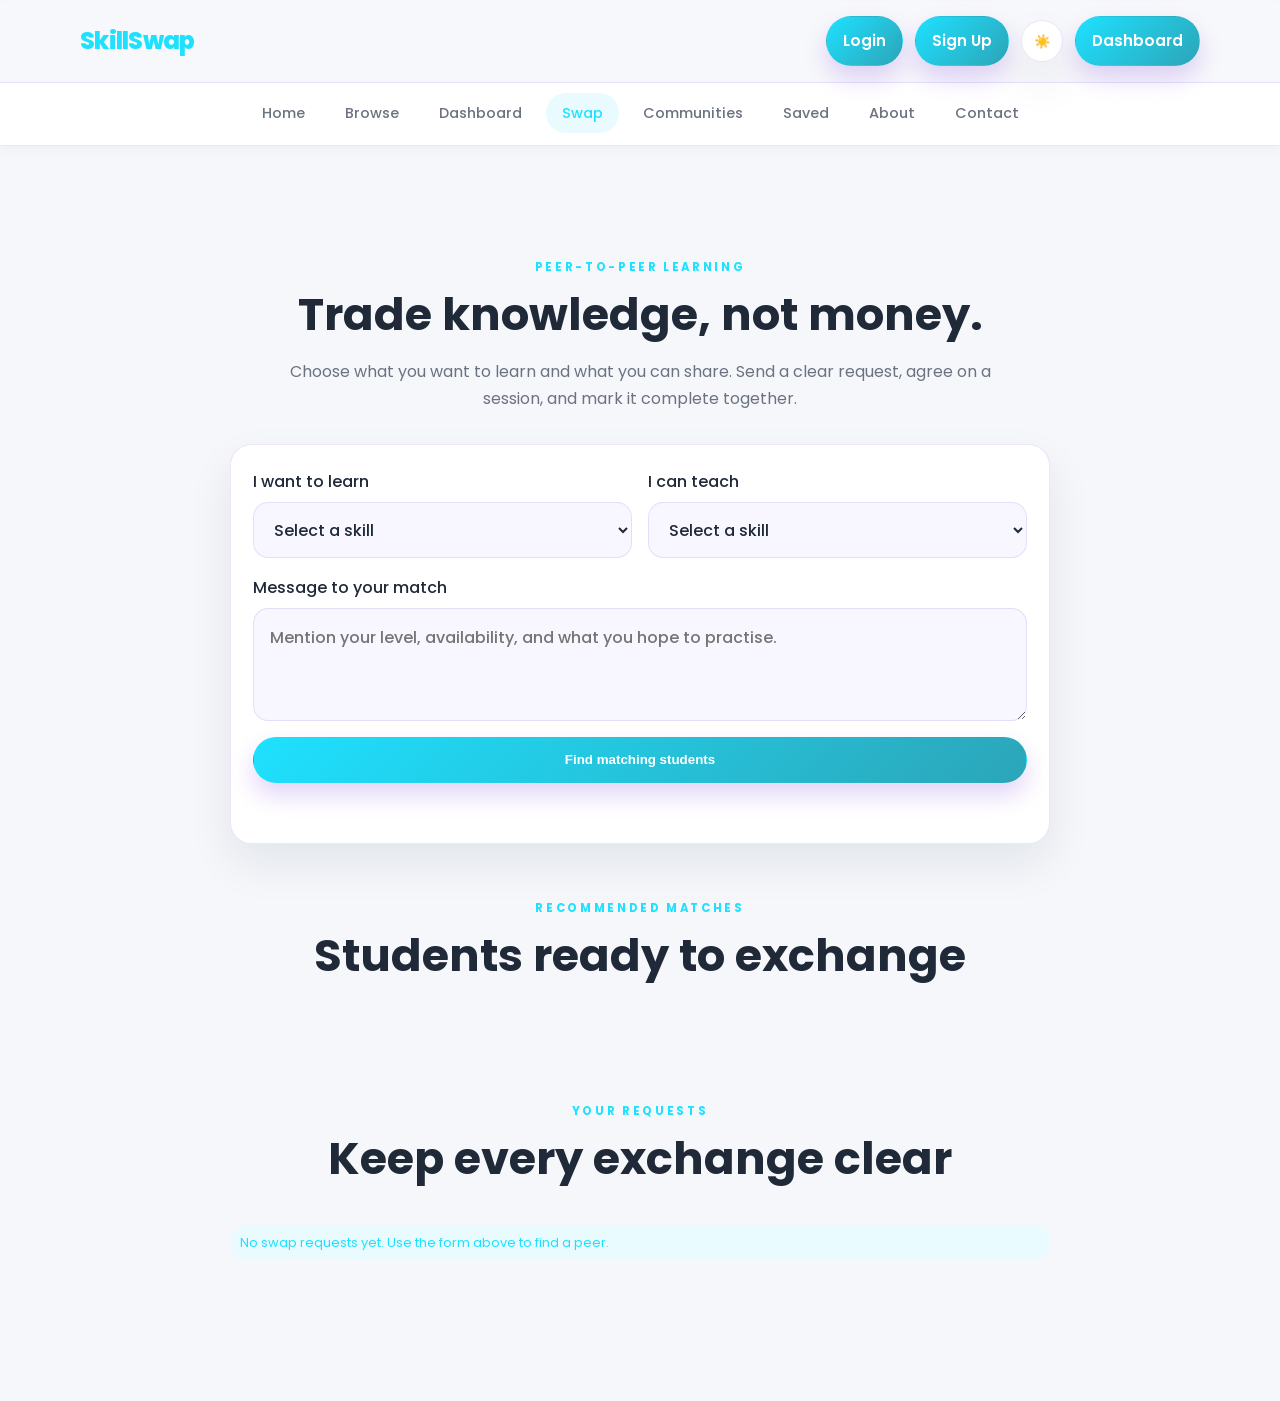
<file: swap.html>
<!DOCTYPE html>
<html lang="en">
  <head>
    <meta charset="UTF-8" />
    <meta name="viewport" content="width=device-width, initial-scale=1.0" />
    <title>SkillSwap | Find a Skill Swap</title>
    <link rel="preconnect" href="https://fonts.googleapis.com" />
    <link rel="preconnect" href="https://fonts.gstatic.com" crossorigin />
    <link href="https://fonts.googleapis.com/css2?family=Poppins:wght@300;400;500;600;700;800&display=swap" rel="stylesheet" />
    <link rel="stylesheet" href="css/style.css" />
  </head>
  <body>
    <header class="site-header">
      <nav class="navbar container">
        <a href="index.html" class="logo">SkillSwap</a>
        <div class="nav-actions">
          <button class="theme-toggle" type="button" aria-label="Toggle color theme"><span class="theme-toggle__icon">☀️</span></button>
          <a href="dashboard.html" class="btn btn-sm">Dashboard</a>
        </div>
      </nav>
    </header>
    <main class="container page-shell">
      <section class="page-hero">
        <p class="eyebrow">Peer-to-peer learning</p>
        <h1>Trade knowledge, not money.</h1>
        <p>Choose what you want to learn and what you can share. Send a clear request, agree on a session, and mark it complete together.</p>
      </section>
      <section class="swap-builder">
        <form id="swap-form" class="contact-form">
          <div class="form-row">
            <label>I want to learn<select name="learnSkill" id="swap-learn" required></select></label>
            <label>I can teach<select name="teachSkill" id="swap-teach" required></select></label>
          </div>
          <label>Message to your match<textarea name="message" rows="3" maxlength="280" placeholder="Mention your level, availability, and what you hope to practise."></textarea></label>
          <button class="btn" type="submit">Find matching students</button>
          <p id="swap-status" class="form-status" role="status" aria-live="polite"></p>
        </form>
      </section>
      <section class="section swap-section">
        <div class="section-heading"><p class="eyebrow">Recommended matches</p><h2>Students ready to exchange</h2></div>
        <div id="swap-matches" class="skills-grid"></div>
      </section>
      <section class="swap-section">
        <div class="section-heading"><p class="eyebrow">Your requests</p><h2>Keep every exchange clear</h2></div>
        <div id="swap-requests" class="swap-request-list"></div>
      </section>
    </main>
    <script src="js/script.js"></script>
  </body>
</html>
</file>
<file: css/style.css>
:root {
  --primary: #1ee1ff;
  --primary-dark: #2ca5b8;
  --primary-soft: #e9fbfe;
  --bg: #f5f7fb;
  --surface: #ffffff;
  --surface-2: #f8f6ff;
  --text: #1f2937;
  --muted: #6b7280;
  --border: rgba(109, 40, 217, 0.12);
  --shadow: 0 20px 45px rgba(17, 24, 39, 0.08);
}

body.dark {
  --primary: #1ee1ff;
  --primary-dark: #2ca5b8;
  --primary-soft: rgba(167, 139, 250, 0.14);
  --bg: #07111f;
  --surface: #0f172a;
  --surface-2: #111c33;
  --text: #f8fafc;
  --muted: #cbd5e1;
  --border: rgba(255, 255, 255, 0.12);
  --shadow: 0 20px 45px rgba(2, 8, 23, 0.35);
}

* {
  box-sizing: border-box;
  margin: 0;
  padding: 0;
}

html {
  scroll-behavior: smooth;
  font-size: clamp(14px, 0.95vw + 0.55rem, 16px);
}

body {
  font-family: "Poppins", sans-serif;
  background: var(--bg);
  color: var(--text);
  line-height: 1.7;
  transition: background 0.25s ease, color 0.25s ease;
  overflow-x: hidden;
}

a {
  color: inherit;
  text-decoration: none;
}

img {
  max-width: 100%;
  display: block;
}

.container {
  width: min(1120px, calc(100% - 2rem));
  margin: 0 auto;
}

.site-header {
  position: sticky;
  top: 0;
  z-index: 1000;
  backdrop-filter: blur(16px);
  background: rgba(245, 247, 251, 0.8);
  border-bottom: 1px solid var(--border);
}

body.dark .site-header {
  background: rgba(7, 17, 31, 0.8);
}

.dashboard-card,
.auth-card,
.skill-card,
.lesson-view-card,
.info-card,
.contact-card,
.faq-card {
  background: var(--surface);
  border: 1px solid var(--border);
  border-radius: 24px;
  padding: 1.4rem;
  box-shadow: var(--shadow);
}

.dashboard-grid {
  display: grid;
  grid-template-columns: repeat(2, minmax(0, 1fr));
  gap: 1.25rem;
  margin-top: 1.5rem;
}

.dashboard-card h3,
.lesson-view-card h3 {
  margin-bottom: 0.8rem;
}

.stat-row {
  display: flex;
  flex-wrap: wrap;
  gap: 0.8rem;
  margin-top: 0.8rem;
}

.stat-block,
.badge-item,
.lesson-item,
.rec-item {
  background: var(--surface-2);
  border: 1px solid var(--border);
  border-radius: 16px;
  padding: 0.8rem 0.95rem;
}

.status-pill {
  display: inline-block;
  margin-top: 0.5rem;
  background: var(--primary-soft);
  color: var(--primary);
  padding: 0.3rem 0.6rem;
  border-radius: 999px;
  font-size: 0.8rem;
}

.lesson-structure pre,
.visual-code {
  background: var(--surface-2);
  border: 1px solid var(--border);
  border-radius: 16px;
  padding: 1rem;
  overflow-x: auto;
  white-space: pre-wrap;
}

@media (max-width: 900px) {
  .dashboard-grid {
    grid-template-columns: 1fr;
  }
}

.navbar {
  display: flex;
  justify-content: space-between;
  align-items: center;
  padding: 1rem 0;
  gap: 1rem;
}

.logo {
  font-size: 1.5rem;
  font-weight: 800;
  color: var(--primary);
  letter-spacing: -0.03em;
}

.nav-links {
  display: flex;
  gap: 1.4rem;
  list-style: none;
  align-items: center;
}

.nav-links a {
  font-weight: 500;
  color: var(--muted);
  transition: color 0.25s ease;
}

.nav-links a:hover,
.nav-links a.active {
  color: var(--primary);
}

.nav-actions {
  display: flex;
  align-items: center;
  gap: 0.75rem;
}

.quick-nav {
  border-bottom: 1px solid var(--border);
  background: var(--surface-2);
}

.quick-nav__links {
  display: flex;
  flex-wrap: wrap;
  gap: 0.5rem;
  padding: 0.7rem 0;
}

.quick-nav__link {
  padding: 0.45rem 0.8rem;
  border-radius: 999px;
  color: var(--muted);
  font-size: 0.95rem;
  transition: background 0.2s ease, color 0.2s ease;
}

.quick-nav__link:hover,
.quick-nav__link.active {
  background: var(--primary-soft);
  color: var(--primary);
}

.theme-toggle {
  border: 1px solid var(--border);
  background: var(--surface);
  color: var(--text);
  width: 42px;
  height: 42px;
  border-radius: 50%;
  cursor: pointer;
  display: grid;
  place-items: center;
  box-shadow: var(--shadow);
}

.btn,
.btn-secondary {
  display: inline-flex;
  align-items: center;
  justify-content: center;
  border-radius: 999px;
  font-weight: 600;
  padding: 0.9rem 1.35rem;
  border: 1px solid transparent;
  transition: transform 0.25s ease, box-shadow 0.25s ease, background 0.25s ease;
}

.btn {
  background: linear-gradient(135deg, var(--primary), var(--primary-dark));
  color: white;
  box-shadow: 0 12px 24px rgba(109, 40, 217, 0.2);
}

.btn:hover,
.btn-secondary:hover {
  transform: translateY(-2px);
}

.btn-secondary {
  background: var(--surface);
  color: var(--primary);
  border-color: var(--border);
}

.btn-sm {
  padding: 0.7rem 1rem;
  font-size: 0.95rem;
}


.nav-toggle span {
  width: 24px;
  height: 2px;
  border-radius: 999px;
  background: var(--text);
}

.hero {
  padding: 5.5rem 0 4rem;
  background: linear-gradient(135deg, var(--primary), var(--primary-dark));
  color: white;
}

.hero-grid {
  display: grid;
  grid-template-columns: 1.1fr 0.9fr;
  gap: 2rem;
  align-items: center;
}

.eyebrow {
  display: inline-block;
  text-transform: uppercase;
  letter-spacing: 0.23em;
  font-size: 0.72rem;
  font-weight: 700;
  color: rgba(255, 255, 255, 0.8);
  margin-top: 1.4rem;
  margin-bottom: 0.7rem;
}

.hero h1,
.page-hero h1,
.section-heading h2,
.cta-box h2 {
  font-size: clamp(2rem, 3.5vw, 3rem);
  line-height: 1.2;
  margin-bottom: 1rem;
}

.hero-text,
.page-hero p,
.section-heading p,
.cta-box p,
.skill-card p,
.info-card p,
.testimonial-card p,
.contact-card p,
.faq-list p {
  color: var(--muted);
}

.hero-copy .hero-text {
  color: rgba(255, 255, 255, 0.9);
  font-size: 1.05rem;
  max-width: 620px;
}

.hero-actions {
  display: flex;
  flex-wrap: wrap;
  gap: 0.9rem;
  margin: 1.5rem 0;
}

.hero-highlights {
  list-style: none;
  display: flex;
  flex-wrap: wrap;
  gap: 0.8rem;
  padding-top: 0.5rem;
}

.hero-highlights li {
  border: 1px solid rgba(255, 255, 255, 0.2);
  padding: 0.55rem 0.85rem;
  border-radius: 999px;
  font-size: 0.95rem;
}

.hero-card {
  background: rgba(255, 255, 255, 0.16);
  border: 1px solid rgba(255, 255, 255, 0.2);
  border-radius: 1.5rem;
  padding: 1.5rem;
  backdrop-filter: blur(18px);
  box-shadow: var(--shadow);
}

.hero-card__top h3 {
  font-size: 1.25rem;
  margin-bottom: 1rem;
}

.chip {
  display: inline-flex;
  padding: 0.35rem 0.7rem;
  border-radius: 999px;
  background: rgba(255, 255, 255, 0.2);
  font-size: 0.8rem;
  margin-bottom: 0.6rem;
}

.hero-card__stats {
  display: grid;
  grid-template-columns: repeat(2, 1fr);
  gap: 0.9rem;
  margin-bottom: 1rem;
}

.hero-card__stats div,
.hero-card__list div {
  padding: 0.85rem 0.95rem;
  border-radius: 1rem;
  background: rgba(255, 255, 255, 0.12);
}

.hero-card__stats strong {
  display: block;
  font-size: 1.15rem;
}

.hero-card__stats span,
.hero-card__list div {
  color: rgba(255, 255, 255, 0.9);
  font-size: 0.92rem;
}

.hero-card__list {
  display: grid;
  gap: 0.7rem;
}

.section {
  padding: 5rem 0;
}



.section-heading {
  text-align: center;
  max-width: 680px;
  margin: 0 auto 2rem;
}

.section-heading .eyebrow {
  color: var(--primary);
}

.section-heading h2,
.page-hero h1,
.cta-box h2 {
  color: var(--text);
}

.skills-grid,
.steps-grid,
.testimonial-grid,
.about-grid {
  display: grid;
  gap: 1.2rem;
}

.skills-grid,
.testimonial-grid {
  grid-template-columns: repeat(auto-fit, minmax(min(220px, 100%), 1fr));
}

.steps-grid,
.about-grid {
  grid-template-columns: repeat(auto-fit, minmax(min(240px, 100%), 1fr));
}

.skill-card,
.info-card,
.testimonial-card,
.contact-card,
.search-panel,
.cta-box,
.contact-form,
.dashboard-card,
.detail-card,
.lesson-card {
  min-width: 0;
}

.skill-card,
.info-card,
.testimonial-card,
.contact-card,
.search-panel,
.cta-box,
.contact-form {
  background: var(--surface);
  border: 1px solid var(--border);
  box-shadow: var(--shadow);
  border-radius: 1.35rem;
}

.skill-card,
.info-card,
.testimonial-card,
.contact-card,
.contact-form {
  padding: 1.4rem;
}

.skill-card:hover,
.info-card:hover,
.testimonial-card:hover,
.contact-card:hover {
  transform: translateY(-4px);
  box-shadow: 0 24px 45px rgba(17, 24, 39, 0.12);
  transition: transform 0.25s ease, box-shadow 0.25s ease;
}

.wide-card {
  grid-column: span 2;
}

.page-shell {
  padding: 3rem 0 4rem;
}

.page-hero {
  text-align: center;
  max-width: 760px;
  margin: 0 auto 2rem;
}

.page-hero .eyebrow {
  color: var(--primary);
}

.search-panel {
  padding: 1.2rem;
  margin-bottom: 1.5rem;
}

.search-controls {
  display: flex;
  gap: 1rem;
  align-items: center;
  flex-wrap: wrap;
}

.skill-search {
  flex: 0 1 340px;
  max-width: 420px;
  padding: 0.75rem 1.1rem;
  border-radius: 999px;
  border: 1px solid var(--border);
  outline: none;
  background: var(--surface-2);
  color: var(--text);
}

.tag-row {
  display: flex;
  flex-wrap: wrap;
  gap: 0.7rem;
  margin-top: 0.9rem;
}

.tag {
  display: inline-flex;
  padding: 0.4rem 0.8rem;
  border-radius: 999px;
  background: var(--primary-soft);
  color: var(--primary);
  font-size: 0.9rem;
  border: 0;
  cursor: pointer;
  font-family: inherit;
}

.filter-tag.active {
  background: var(--primary);
  color: white;
}

.skill-card h3,
.info-card h3,
.contact-card h3 {
  color: var(--primary);
  margin-bottom: 0.5rem;
}

.skill-card__top {
  display: flex;
  justify-content: space-between;
  align-items: center;
  gap: 0.8rem;
  margin-bottom: 0.6rem;
}

.skill-card__top h3 {
  min-width: 0;
  overflow-wrap: anywhere;
}

.skill-card__top .pill,
.skill-card__top .status-pill {
  flex-shrink: 0;
}

.pill {
  display: inline-flex;
  align-items: center;
  padding: 0.3rem 0.65rem;
  border-radius: 999px;
  background: var(--primary-soft);
  color: var(--primary);
  font-size: 0.75rem;
  font-weight: 700;
}

.skill-card__actions {
  display: flex;
  gap: 0.7rem;
  flex-wrap: wrap;
  margin-top: 1rem;
}

.btn-small {
  padding: 0.65rem 0.95rem;
  font-size: 0.9rem;
}

.learning-panel {
  margin-top: 1.5rem;
  border: 1px solid var(--border);
  background: var(--surface);
  border-radius: 1.35rem;
  box-shadow: var(--shadow);
  padding: 1.2rem 1.4rem;
}

.learning-panel__content h3 {
  color: var(--primary);
  margin-bottom: 0.5rem;
}

.learning-panel__content ul {
  margin-top: 0.8rem;
  padding-left: 1.1rem;
  color: var(--muted);
}

.learning-panel__content li + li {
  margin-top: 0.35rem;
}

.testimonial-card strong {
  display: block;
  margin-top: 0.8rem;
  color: var(--primary);
}

.cta-section {
  padding: 0 0 4rem;
}

.cta-box {
  padding: 2rem;
  text-align: center;
  background: linear-gradient(135deg, var(--primary-soft), var(--surface));
}

.contact-grid {
  display: grid;
  grid-template-columns: 0.9fr 1.1fr;
  gap: 1.2rem;
  margin-bottom: 2rem;
}

.contact-form {
  display: flex;
  flex-direction: column;
  gap: 1rem;
}

.form-row {
  display: grid;
  gap: 1rem;
  grid-template-columns: repeat(2, minmax(0, 1fr));
}

label {
  display: flex;
  flex-direction: column;
  gap: 0.45rem;
  font-weight: 500;
}

input,
textarea,
select {
  border: 1px solid var(--border);
  padding: 0.9rem 1rem;
  border-radius: 0.95rem;
  font: inherit;
  color: var(--text);
  background: var(--surface-2);
}

input:focus,
textarea:focus,
select:focus {
  outline: 2px solid var(--primary-soft);
  border-color: var(--primary);
}

.form-status {
  min-height: 1.4rem;
  font-size: 0.95rem;
  color: var(--primary);
}

.faq-list {
  display: grid;
  gap: 0.9rem;
}

.faq-list details {
  border: 1px solid var(--border);
  background: var(--surface);
  padding: 1rem 1.1rem;
  border-radius: 1rem;
}

.faq-list summary {
  cursor: pointer;
  font-weight: 600;
}

.faq-list p {
  margin-top: 0.6rem;
}

.auth-shell {
  display: grid;
  place-items: center;
  min-height: 70vh;
}

.auth-card,
.profile-card {
  max-width: 640px;
  width: 100%;
  padding: 2rem;
  background: var(--surface);
  border: 1px solid var(--border);
  border-radius: 1.5rem;
  box-shadow: var(--shadow);
}

.auth-card h1,
.profile-card h1 {
  margin-bottom: 1rem;
}

.auth-form {
  margin-top: 1rem;
}

.auth-link {
  margin-top: 1rem;
  color: var(--muted);
}

.auth-link a {
  color: var(--primary);
  font-weight: 600;
}

.dashboard-grid {
  display: grid;
  grid-template-columns: repeat(2, minmax(0, 1fr));
  gap: 1.2rem;
}

.dashboard-card {
  background: var(--surface);
  border: 1px solid var(--border);
  border-radius: 1.35rem;
  padding: 1.4rem;
  box-shadow: var(--shadow);
}

.dashboard-card h3 {
  color: var(--primary);
  margin-bottom: 0.9rem;
}

.hero-panel {
  grid-column: 1 / -1;
  display: flex;
  flex-wrap: wrap;
  justify-content: space-between;
  gap: 1rem;
  align-items: center;
}

.dashboard-actions {
  display: flex;
  gap: 0.75rem;
  flex-wrap: wrap;
}

.progress-bar {
  height: 10px;
  border-radius: 999px;
  background: var(--primary-soft);
  overflow: hidden;
  margin: 0.6rem 0 0.3rem;
}

.progress-bar span {
  display: block;
  height: 100%;
  border-radius: inherit;
  background: linear-gradient(135deg, var(--primary), var(--primary-dark));
}

.badge-list,
.lesson-list,
.stat-list {
  display: flex;
  flex-direction: column;
  gap: 0.6rem;
}

.badge-item,
.lesson-item,
.stat-item {
  padding: 0.8rem 0.95rem;
  border-radius: 1rem;
  background: var(--surface-2);
  border: 1px solid var(--border);
}

.lesson-item {
  display: flex;
  justify-content: space-between;
  align-items: center;
  gap: 0.8rem;
}

.lesson-item button {
  padding: 0.45rem 0.75rem;
}

.skill-detail-grid {
  display: grid;
  grid-template-columns: 1.1fr 0.9fr;
  gap: 1.2rem;
}

.detail-card,
.lesson-card {
  background: var(--surface);
  border: 1px solid var(--border);
  border-radius: 1.35rem;
  padding: 1.4rem;
  box-shadow: var(--shadow);
}

.detail-card h2,
.lesson-card h3 {
  color: var(--primary);
  margin-bottom: 0.75rem;
}

.detail-intro {
  font-size: 1.02rem;
  margin-bottom: 0.8rem;
  color: var(--muted);
}

.detail-meta {
  display: flex;
  flex-wrap: wrap;
  gap: 0.6rem;
  margin: 0.7rem 0 0.8rem;
}

.meta-pill {
  display: inline-flex;
  padding: 0.45rem 0.7rem;
  border-radius: 999px;
  background: var(--primary-soft);
  color: var(--primary);
  font-size: 0.9rem;
}

.roadmap-list,
.course-project-list {
  padding-left: 1.1rem;
  margin: 0.6rem 0 1rem;
  color: var(--muted);
}

.curriculum-grid {
  display: grid;
  grid-template-columns: repeat(3, minmax(0, 1fr));
  gap: 0.75rem;
  margin: 0.6rem 0 1rem;
}

.curriculum-card {
  background: var(--surface-2);
  border: 1px solid var(--border);
  border-radius: 1rem;
  padding: 0.9rem;
}

.module-level {
  font-size: 0.82rem;
  text-transform: uppercase;
  letter-spacing: 0.18em;
  font-weight: 700;
  color: var(--primary);
  margin-bottom: 0.55rem;
}

.curriculum-card ul {
  padding-left: 1rem;
  color: var(--muted);
}

.lesson-item.is-complete {
  border-color: rgba(109, 40, 217, 0.3);
  background: linear-gradient(135deg, rgba(237, 233, 254, 0.9), rgba(248, 246, 255, 0.9));
}

body.dark .lesson-item.is-complete {
  background: linear-gradient(135deg, rgba(167, 139, 250, 0.16), rgba(17, 28, 51, 0.95));
}

.detail-actions {
  display: flex;
  flex-wrap: wrap;
  gap: 0.75rem;
  margin-top: 1rem;
}

.notes-box {
  width: 100%;
  margin-top: 0.5rem;
}

.lesson-view {
  margin-top: 1rem;
}

.lesson-view-card {
  background: var(--surface-2);
  border: 1px solid var(--border);
  padding: 1rem;
  border-radius: 1rem;
}

.lesson-view-card .lesson-desc {
  color: var(--muted);
  margin-bottom: 0.6rem;
}

.lesson-structure { display: grid; gap: .55rem; }
.lesson-structure h4 { color: var(--primary); margin-top: 1.05rem; }
.lesson-structure ol, .lesson-structure ul { padding-left: 1.35rem; color: var(--muted); }
.quiz-block { padding: 1rem; border: 1px solid var(--border); background: var(--surface); border-radius: .9rem; }
.quiz-block .quiz-opt { margin: .35rem .35rem .1rem 0; }
.quiz-opt.is-correct { background: #15803d; border-color: #15803d; color: #fff; }
.quiz-opt.is-wrong { background: #b91c1c; border-color: #b91c1c; color: #fff; }
.quiz-feedback { min-height: 1.5rem; color: var(--primary); font-weight: 600; margin-top: .6rem; }

.code-editor {
  width: 100%;
  font-family: monospace;
  font-size: 0.9rem;
  padding: 0.6rem;
  border: 1px solid var(--border);
  border-radius: 0.6rem;
  background: var(--surface);
}

.code-preview iframe {
  width: 100%;
  height: 220px;
  border: 1px solid var(--border);
  border-radius: 0.6rem;
}

.lesson-link {
  background: transparent;
  border: 0;
  color: var(--primary);
  font-weight: 600;
  cursor: pointer;
  padding: 0;
}

.stat-row {
  display:flex;
  gap:1rem;
  margin:0.6rem 0;
}

.stat-block{
  background:var(--surface-2);
  border:1px solid var(--border);
  padding:0.8rem 1rem;
  border-radius:0.8rem;
  text-align:center;
}
.stat-label{font-size:0.85rem;color:var(--muted)}

.rec-list{display:flex;flex-wrap:wrap;gap:0.5rem}
.rec-item{background:var(--surface-2);padding:0.5rem 0.7rem;border-radius:0.6rem;border:1px solid var(--border)}

/* small micro-animations */
.btn{transition:transform .12s ease, box-shadow .12s ease}
.btn:active{transform:translateY(1px)}
.lesson-item{transition:background .16s ease, border-color .16s ease}
.lesson-item:hover{transform:translateY(-2px)}

/* accessibility focus */
a:focus, button:focus, .lesson-link:focus{outline:3px solid rgba(109,40,217,0.18);outline-offset:3px}

.status-pill {
  display: inline-flex;
  padding: 0.35rem 0.65rem;
  border-radius: 999px;
  background: var(--primary-soft);
  color: var(--primary);
  font-size: 0.8rem;
}

.site-footer {
  padding-top: 1.5rem ;
  border-top: 1px solid var(--border);
}

.footer-content {
  display: flex;
  justify-content: space-between;
  gap: 1rem;
  align-items: center;
  color: var(--muted);
}

.footer-links {
  display: flex;
  gap: 1rem;
}

.skill-card.is-hidden {
  display: none;
}

.swap-builder { max-width: 820px; margin: 0 auto; }
.profile-photo-row { display: flex; align-items: center; gap: 1rem; padding: .9rem; border: 1px dashed var(--border); border-radius: 1rem; background: var(--surface-2); }
.profile-photo { width: 76px; height: 76px; border-radius: 50%; object-fit: cover; border: 3px solid var(--primary-soft); background: var(--primary-soft); }
.profile-photo-row label { flex: 1; }
.swap-section { padding: 2rem 0; }
.swap-request-list { display: grid; gap: 1rem; max-width: 820px; margin: 0 auto; }
.swap-request { background: var(--surface); border: 1px solid var(--border); border-radius: 1.2rem; box-shadow: var(--shadow); padding: 1.2rem; }
.swap-request__top { display: flex; justify-content: space-between; gap: 1rem; align-items: start; flex-wrap: wrap; }
.swap-request p { color: var(--muted); margin-top: .5rem; }
.swap-request__actions { display: flex; flex-wrap: wrap; gap: .7rem; margin-top: 1rem; }
.match-meta { display: flex; gap: .5rem; flex-wrap: wrap; margin: .8rem 0; }

@media (max-width: 520px) {
  .profile-photo-row { align-items: flex-start; flex-direction: column; }
}

@media (max-width: 900px) {
  .hero-grid,
  .contact-grid,
  .skill-detail-grid,
  .dashboard-grid {
    grid-template-columns: 1fr;
  }

  .wide-card {
    grid-column: span 1;
  }
}

@media (max-width: 760px) {
  .nav-toggle {
    display: flex;
  }

  .nav-links {
    position: absolute;
    right: 1rem;
    top: 4.3rem;
    flex-direction: column;
    align-items: flex-start;
    padding: 1rem 1.2rem;
    background: var(--surface);
    border: 1px solid var(--border);
    border-radius: 1rem;
    box-shadow: var(--shadow);
    opacity: 0;
    pointer-events: none;
    transform: translateY(-8px);
    transition: all 0.25s ease;
  }

  .nav-links.open {
    opacity: 1;
    pointer-events: auto;
    transform: translateY(0);
  }

  .nav-actions .btn-sm {
    display: none;
  }

  .quick-nav__links {
    overflow-x: auto;
    padding-bottom: 0.6rem;
  }

  .curriculum-grid {
    grid-template-columns: 1fr;
  }

  .hero {
    padding-top: 4rem;
  }

  .hero-actions,
  .search-controls {
    flex-direction: column;
    align-items: stretch;
  }

  .form-row {
    grid-template-columns: 1fr;
  }

  .footer-content {
    flex-direction: column;
    text-align: center;
  }
}

@media (max-width: 520px) {
  .section,
  .page-shell {
    padding: 3.5rem 0;
  }

  .hero-card,
  .contact-card,
  .skill-card,
  .info-card,
  .testimonial-card,
  .search-panel,
  .cta-box,
  .contact-form {
    border-radius: 1.1rem;
  }

  .page-shell {
    padding-top: 2rem;
  }

  .contact-card {
    padding: 1.2rem;
  }
}
/* ============================================
   FIXED: Lower nav bar + content centering
   Add these styles to css/style.css
   ============================================ */

/* Body padding for fixed lower nav */
body {
  padding-bottom: 30px; /* Space for fixed nav bar */
}

/* NOTE: removed a blanket `main { max-width: 1120px; margin: 0 auto;
   padding: 0 1rem; }` rule that used to live here — it was capping the
   width of every <main>, including on pages like index.html where
   full-bleed sections (e.g. .hero) sit directly inside <main> with no
   .container of their own. That's what kept the hero background from
   reaching the left/right edges. Pages that need centered content
   already get it from .container / .page-shell / the *-content
   classes below, applied directly to the element that needs it. */
.container {
  width: min(1120px, calc(100% - 2rem));
  margin: 0 auto;
}

/* Fixed lower navigation bar */
.quick-nav,
.lower-nav,
.bottom-nav,
.page-nav {
  position: fixed;
  top: 0;
  padding-top: 80px;
  left: 0;
  right: 0;
  z-index: 999;
  background: var(--surface);
  border-top: 1px solid var(--border);
  box-shadow: 0 -4px 20px rgba(17, 24, 39, 0.08);
}

body.dark .quick-nav,
body.dark .lower-nav,
body.dark .bottom-nav,
body.dark .page-nav {
  background: var(--surface);
  box-shadow: 0 -4px 20px rgba(0, 0, 0, 0.25);
}

/* Nav links container */
.quick-nav__links {
  display: flex;
  justify-content: center;
  flex-wrap: wrap;
  gap: 0.5rem;
  padding: 0.75rem 1rem;
  max-width: 1120px;
  margin: 0 auto;
}

/* Individual nav links */
.quick-nav__link {
  padding: 0.5rem 1rem;
  border-radius: 999px;
  color: var(--muted);
  font-size: 0.9rem;
  font-weight: 500;
  transition: background 0.2s ease, color 0.2s ease;
  white-space: nowrap;
}

.quick-nav__link:hover,
.quick-nav__link.active {
  background: var(--primary-soft);
  color: var(--primary);
}

/* .quick-nav is position:fixed, so it's removed from normal document
   flow and nothing reserves space for it — whatever follows it in the
   page starts right underneath and gets covered. This does NOT touch
   the nav bar itself; it only pushes the content that comes after it
   down far enough to clear it (sticky header + quick-nav's own
   height). Only applies on pages that actually contain a .quick-nav. */
body:has(.quick-nav) .page-shell,
body:has(.quick-nav) main {
  padding-top: 9.5rem;
}

/* Mobile: scrollable on small screens */
@media (max-width: 600px) {
  .quick-nav__links {
    justify-content: flex-start;
    overflow-x: auto;
    flex-wrap: nowrap;
    -webkit-overflow-scrolling: touch;
    scrollbar-width: none;
  }

  .quick-nav__links::-webkit-scrollbar {
    display: none;
  }

  .quick-nav__link {
    flex-shrink: 0;
  }
}

/* Lesson content styles for full lesson view */
.lesson-full-content {
  padding: 1.5rem;
}

.lesson-header {
  display: flex;
  justify-content: space-between;
  align-items: center;
  margin-bottom: 1rem;
  flex-wrap: wrap;
  gap: 0.5rem;
}

.lesson-level-badge {
  background: var(--primary-soft);
  color: var(--primary);
  padding: 0.35rem 0.75rem;
  border-radius: 999px;
  font-size: 0.85rem;
  font-weight: 600;
}

.lesson-section {
  margin-top: 1.25rem;
  padding: 1rem;
  background: var(--surface-2);
  border-radius: 12px;
  border: 1px solid var(--border);
}

.lesson-section h4 {
  color: var(--primary);
  margin-bottom: 0.5rem;
  font-size: 1rem;
}

.lesson-section p {
  color: var(--text);
  line-height: 1.7;
}

.lesson-analogy {
  background: linear-gradient(135deg, var(--primary-soft), var(--surface));
  border-left: 4px solid var(--primary);
}

.lesson-project {
  background: linear-gradient(135deg, rgba(34, 197, 94, 0.1), var(--surface));
  border-left: 4px solid #22c55e;
}

.lesson-summary {
  background: linear-gradient(135deg, rgba(59, 130, 246, 0.1), var(--surface));
  border-left: 4px solid #3b82f6;
}

.lesson-tip,
.lesson-interactive,
.lesson-revision {
  font-size: 0.95rem;
}

.visual-code {
  background: var(--surface);
  border: 1px solid var(--border);
  border-radius: 8px;
  padding: 1rem;
  font-family: monospace;
  font-size: 0.85rem;
  white-space: pre-wrap;
  overflow-x: auto;
  color: var(--text);
}

.quiz-block {
  margin-top: 1.5rem;
  padding: 1.25rem;
  background: var(--surface);
  border: 2px solid var(--border);
  border-radius: 16px;
}

.quiz-options {
  display: flex;
  flex-wrap: wrap;
  gap: 0.5rem;
  margin-top: 0.75rem;
}

.quiz-opt {
  margin-right: 0.25rem;
  margin-bottom: 0.25rem;
}

.quiz-opt.is-correct {
  background: #15803d !important;
  border-color: #15803d !important;
  color: white !important;
}

.quiz-opt.is-wrong {
  background: #b91c1c !important;
  border-color: #b91c1c !important;
  color: white !important;
}

.quiz-feedback {
  margin-top: 0.75rem;
  font-weight: 600;
  min-height: 1.5rem;
  color: var(--primary);
}

.lesson-nav {
  display: flex;
  justify-content: space-between;
  gap: 1rem;
  margin-top: 2rem;
  padding-top: 1.5rem;
  border-top: 1px solid var(--border);
  flex-wrap: wrap;
}

.lesson-nav-placeholder {
  flex: 1;
}

.prev-lesson-btn,
.next-lesson-btn {
  max-width: 200px;
}

.lesson-complete-section {
  margin-top: 1.5rem;
  text-align: center;
}

.complete-lesson-btn {
  min-width: 200px;
}

/* Center auth pages */
.auth-shell {
  display: grid;
  place-items: center;
  min-height: 70vh;
  padding: 2rem 1rem;
}

.auth-card {
  max-width: 480px;
  width: 100%;
  margin: 0 auto;
}

/* Center page shells */
.page-shell {
  max-width: 1120px;
  margin: 0 auto;
  padding: 3rem 1rem 5rem; /* Extra bottom padding for fixed nav */
}

/* Ensure browse, dashboard, etc. are centered */
.browse-content,
.dashboard-content,
.profile-content,
.swap-content,
.communities-content,
.saved-content {
  max-width: 1120px;
  margin: 0 auto;
  padding: 2rem 1rem 5rem;
}
</file>
